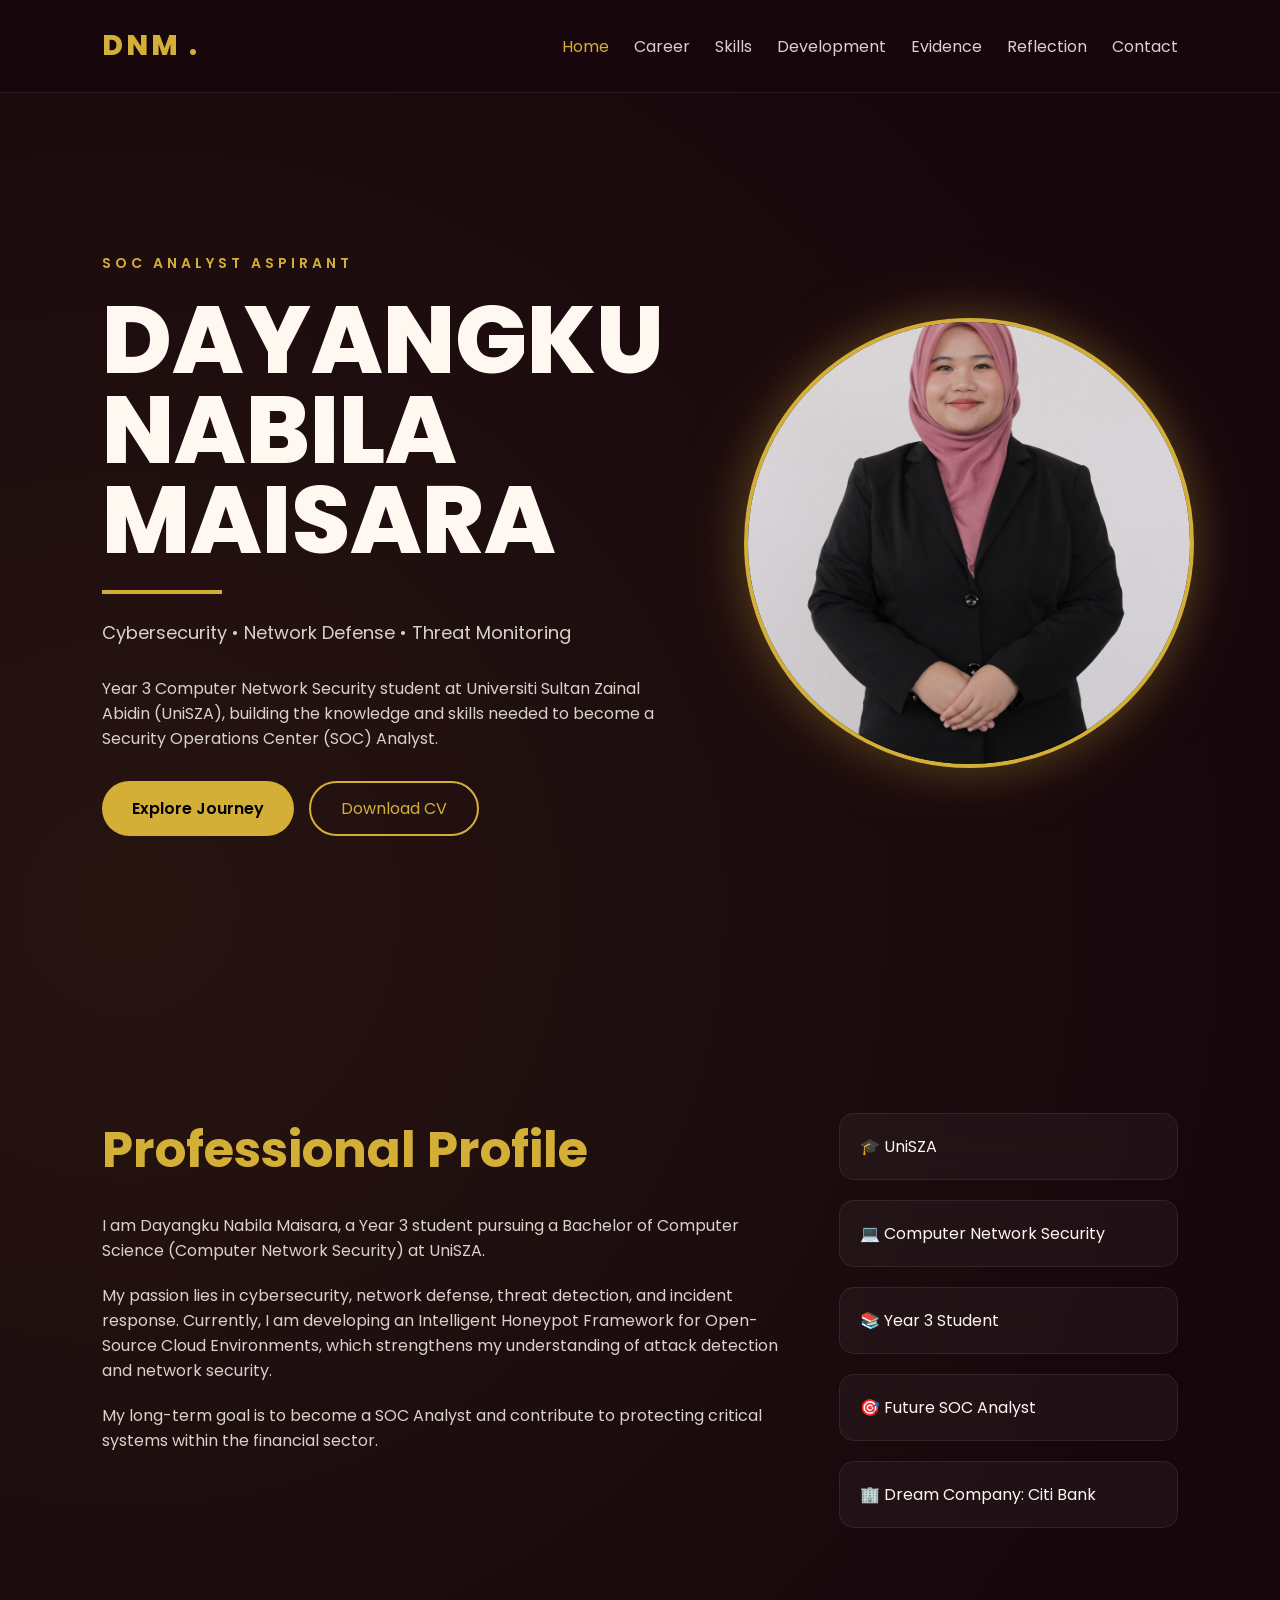
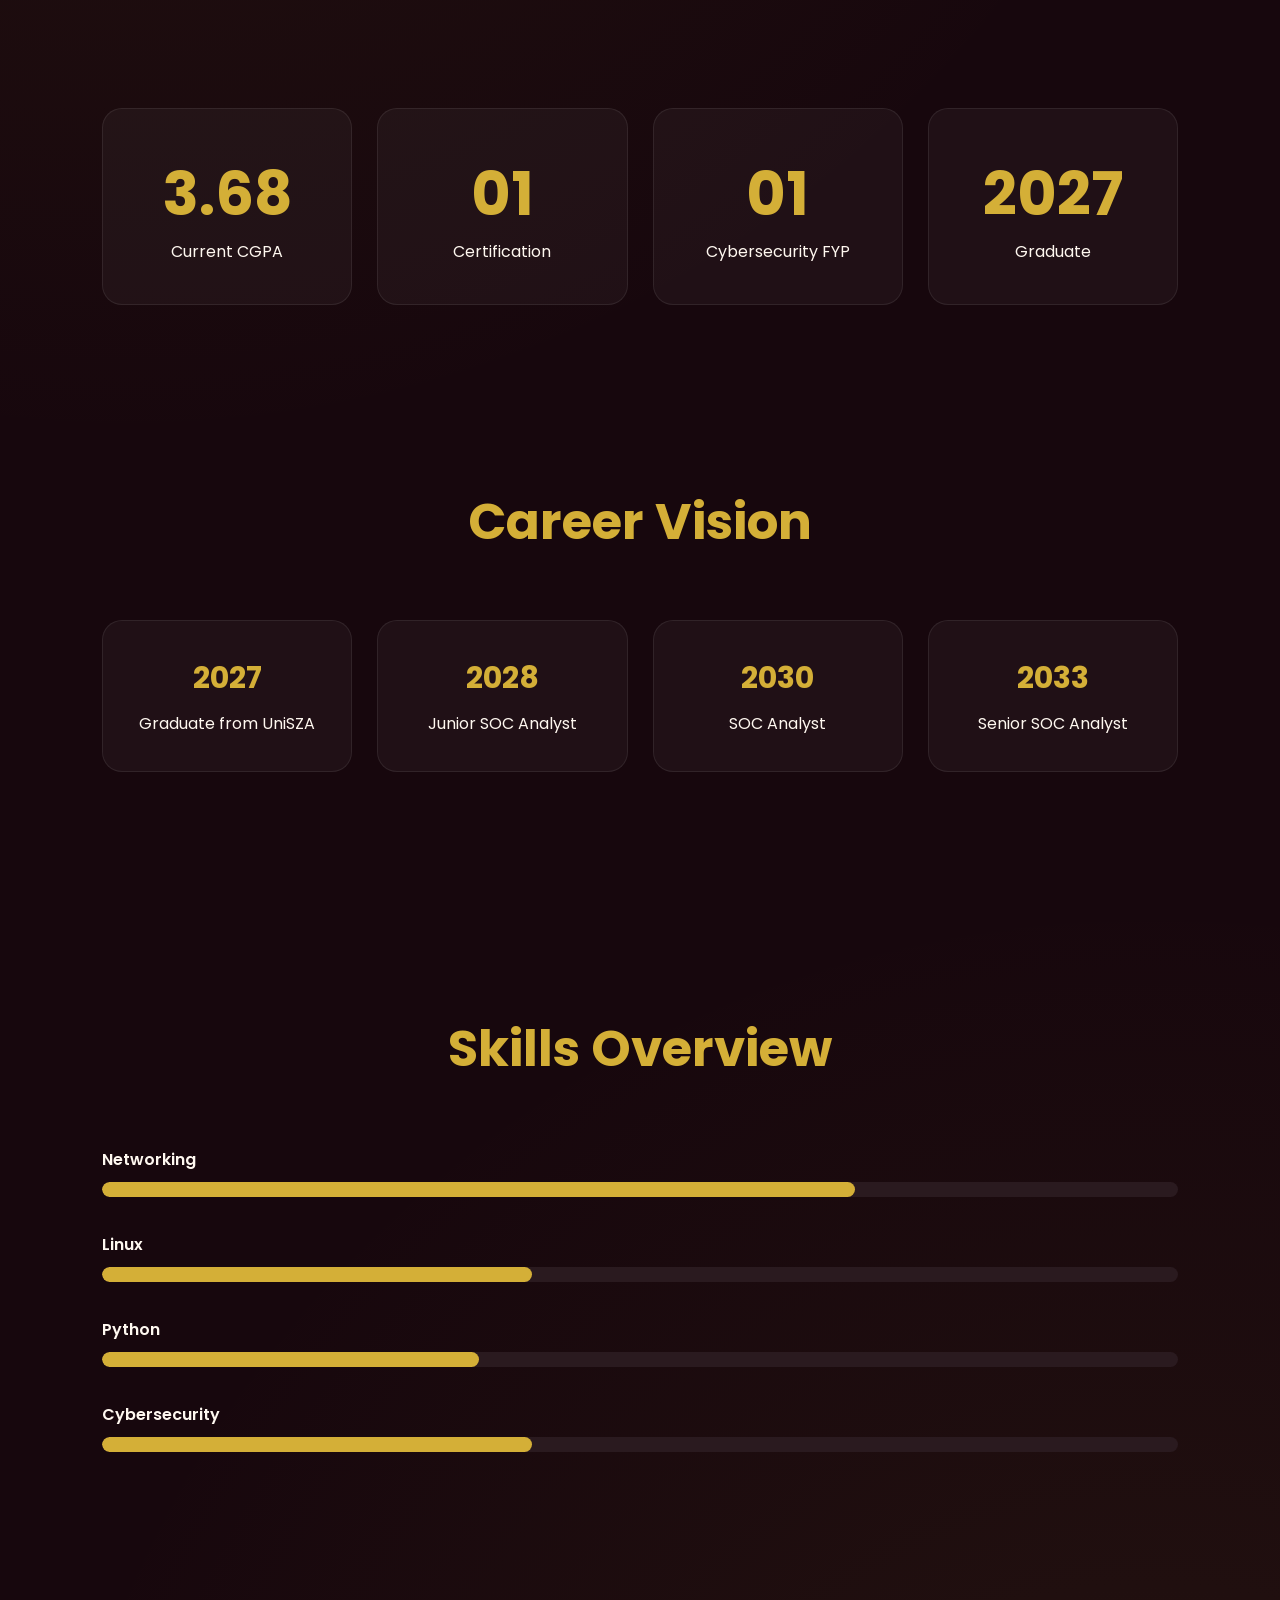
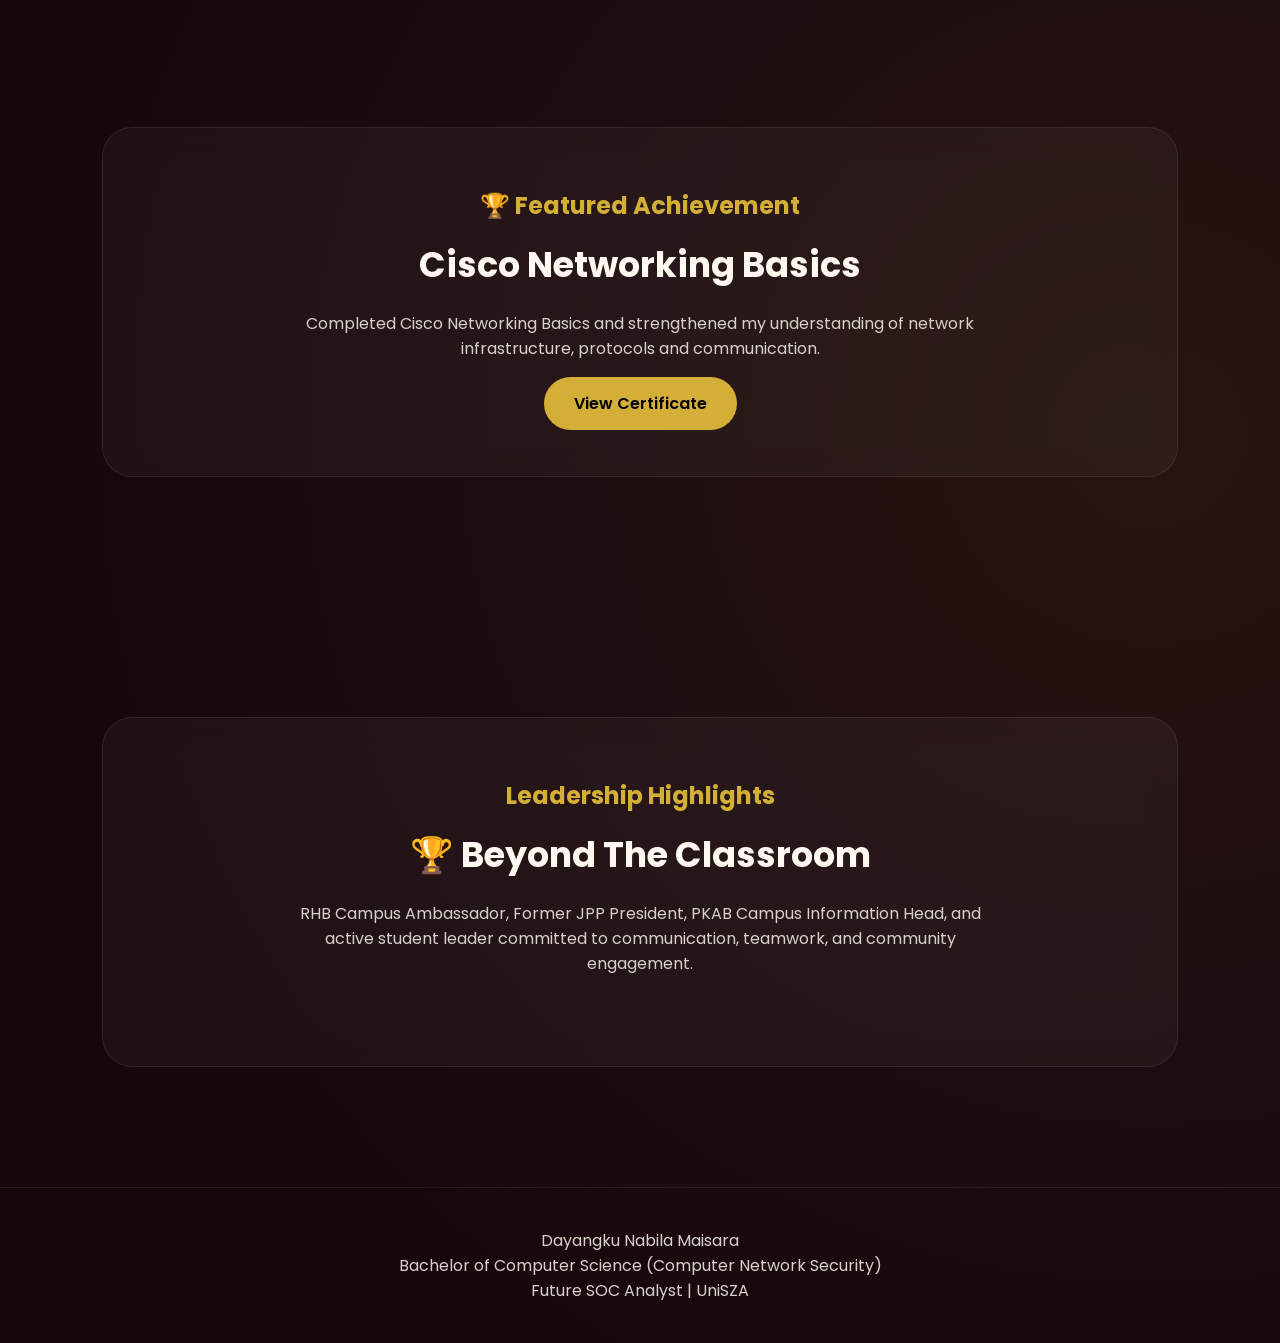
<file: index.html>
<!DOCTYPE html>
<html lang="en">

<head>

<meta charset="UTF-8">
<meta name="viewport" content="width=device-width, initial-scale=1.0">

<title>Dayangku Nabila Maisara | SOC Analyst Portfolio</title>

<link rel="stylesheet" href="style.css">

<link href="https://fonts.googleapis.com/css2?family=Poppins:wght@300;400;500;600;700;800&display=swap" rel="stylesheet">

</head>

<body>

<!-- NAVIGATION -->

<nav>

<div class="logo">
DNM .
</div>

<ul>
<li><a href="index.html" class="active">Home</a></li>
<li><a href="career.html">Career</a></li>
<li><a href="skills.html">Skills</a></li>
<li><a href="development.html">Development</a></li>
<li><a href="evidence.html">Evidence</a></li>
<li><a href="reflection.html">Reflection</a></li>
<li><a href="contact.html">Contact</a></li>
</ul>

</nav>

<!-- HERO -->

<section class="hero">

<div class="hero-content">

<span class="hero-tag">
SOC ANALYST ASPIRANT
</span>

<h1>
DAYANGKU<br>
NABILA<br>
MAISARA
</h1>

<div class="accent-line"></div>

<p class="hero-subtitle">
Cybersecurity • Network Defense • Threat Monitoring
</p>

<p>
Year 3 Computer Network Security student at
Universiti Sultan Zainal Abidin (UniSZA),
building the knowledge and skills needed
to become a Security Operations Center (SOC) Analyst.
</p>

<div class="hero-buttons">

<a href="career.html" class="btn">
Explore Journey
</a>

<a href="SOC_CV.pdf"
class="btn-secondary">
Download CV
</a>

</div>

</div>

<div class="hero-image">

<img src="profile.jpg" alt="Profile">

</div>

</section>

<!-- ABOUT -->

<section class="profile-section">

<div class="profile-left">

<h2>Professional Profile</h2>

<p>
I am Dayangku Nabila Maisara, a Year 3 student
pursuing a Bachelor of Computer Science
(Computer Network Security) at UniSZA.
</p>

<p>
My passion lies in cybersecurity,
network defense, threat detection,
and incident response.

Currently, I am developing an
Intelligent Honeypot Framework
for Open-Source Cloud Environments,
which strengthens my understanding
of attack detection and network security.
</p>

<p>
My long-term goal is to become
a SOC Analyst and contribute
to protecting critical systems
within the financial sector.
</p>

</div>

<div class="profile-right">

<div class="info-item">
🎓 UniSZA
</div>

<div class="info-item">
💻 Computer Network Security
</div>

<div class="info-item">
📚 Year 3 Student
</div>

<div class="info-item">
🎯 Future SOC Analyst
</div>

<div class="info-item">
🏢 Dream Company: Citi Bank
</div>

</div>

</section>

<!-- STATS -->

<section class="stats-section">

<div class="stat-box">
<h2>3.68</h2>
<p>Current CGPA</p>
</div>

<div class="stat-box">
<h2>01</h2>
<p>Certification</p>
</div>

<div class="stat-box">
<h2>01</h2>
<p>Cybersecurity FYP</p>
</div>

<div class="stat-box">
<h2>2027</h2>
<p>Graduate</p>
</div>

</section>

<!-- CAREER VISION -->

<section class="timeline-section">

<h2>Career Vision</h2>

<div class="timeline">

<div class="timeline-item">
<h3>2027</h3>
<p>Graduate from UniSZA</p>
</div>

<div class="timeline-item">
<h3>2028</h3>
<p>Junior SOC Analyst</p>
</div>

<div class="timeline-item">
<h3>2030</h3>
<p>SOC Analyst</p>
</div>

<div class="timeline-item">
<h3>2033</h3>
<p>Senior SOC Analyst</p>
</div>

</div>

</section>

<!-- SKILLS -->

<section class="skills-section">

<h2>Skills Overview</h2>

<div class="skill">

<span>Networking</span>

<div class="bar">
<div class="fill fill70"></div>
</div>

</div>

<div class="skill">

<span>Linux</span>

<div class="bar">
<div class="fill fill40"></div>
</div>

</div>

<div class="skill">

<span>Python</span>

<div class="bar">
<div class="fill fill35"></div>
</div>

</div>

<div class="skill">

<span>Cybersecurity</span>

<div class="bar">
<div class="fill fill40"></div>
</div>

</div>

</section>

<!-- FEATURED ACHIEVEMENT -->

<section class="achievement">

<div class="achievement-content">

<h2>🏆 Featured Achievement</h2>

<h3>Cisco Networking Basics</h3>

<p>
Completed Cisco Networking Basics
and strengthened my understanding
of network infrastructure,
protocols and communication.
</p>

<a href="evidence.html" class="btn">
View Certificate
</a>

</div>

</section>

<section class="achievement">

<div class="achievement-content">

<h2>Leadership Highlights</h2>

<h3>🏆 Beyond The Classroom</h3>

<p>
RHB Campus Ambassador,
Former JPP President,
PKAB Campus Information Head,
and active student leader committed
to communication, teamwork,
and community engagement.
</p>

</div>

</section>

<!-- FOOTER -->

<footer>

<p>
Dayangku Nabila Maisara
</p>

<p>
Bachelor of Computer Science (Computer Network Security)
</p>

<p>
Future SOC Analyst | UniSZA
</p>

</footer>

</body>
</html>
</file>
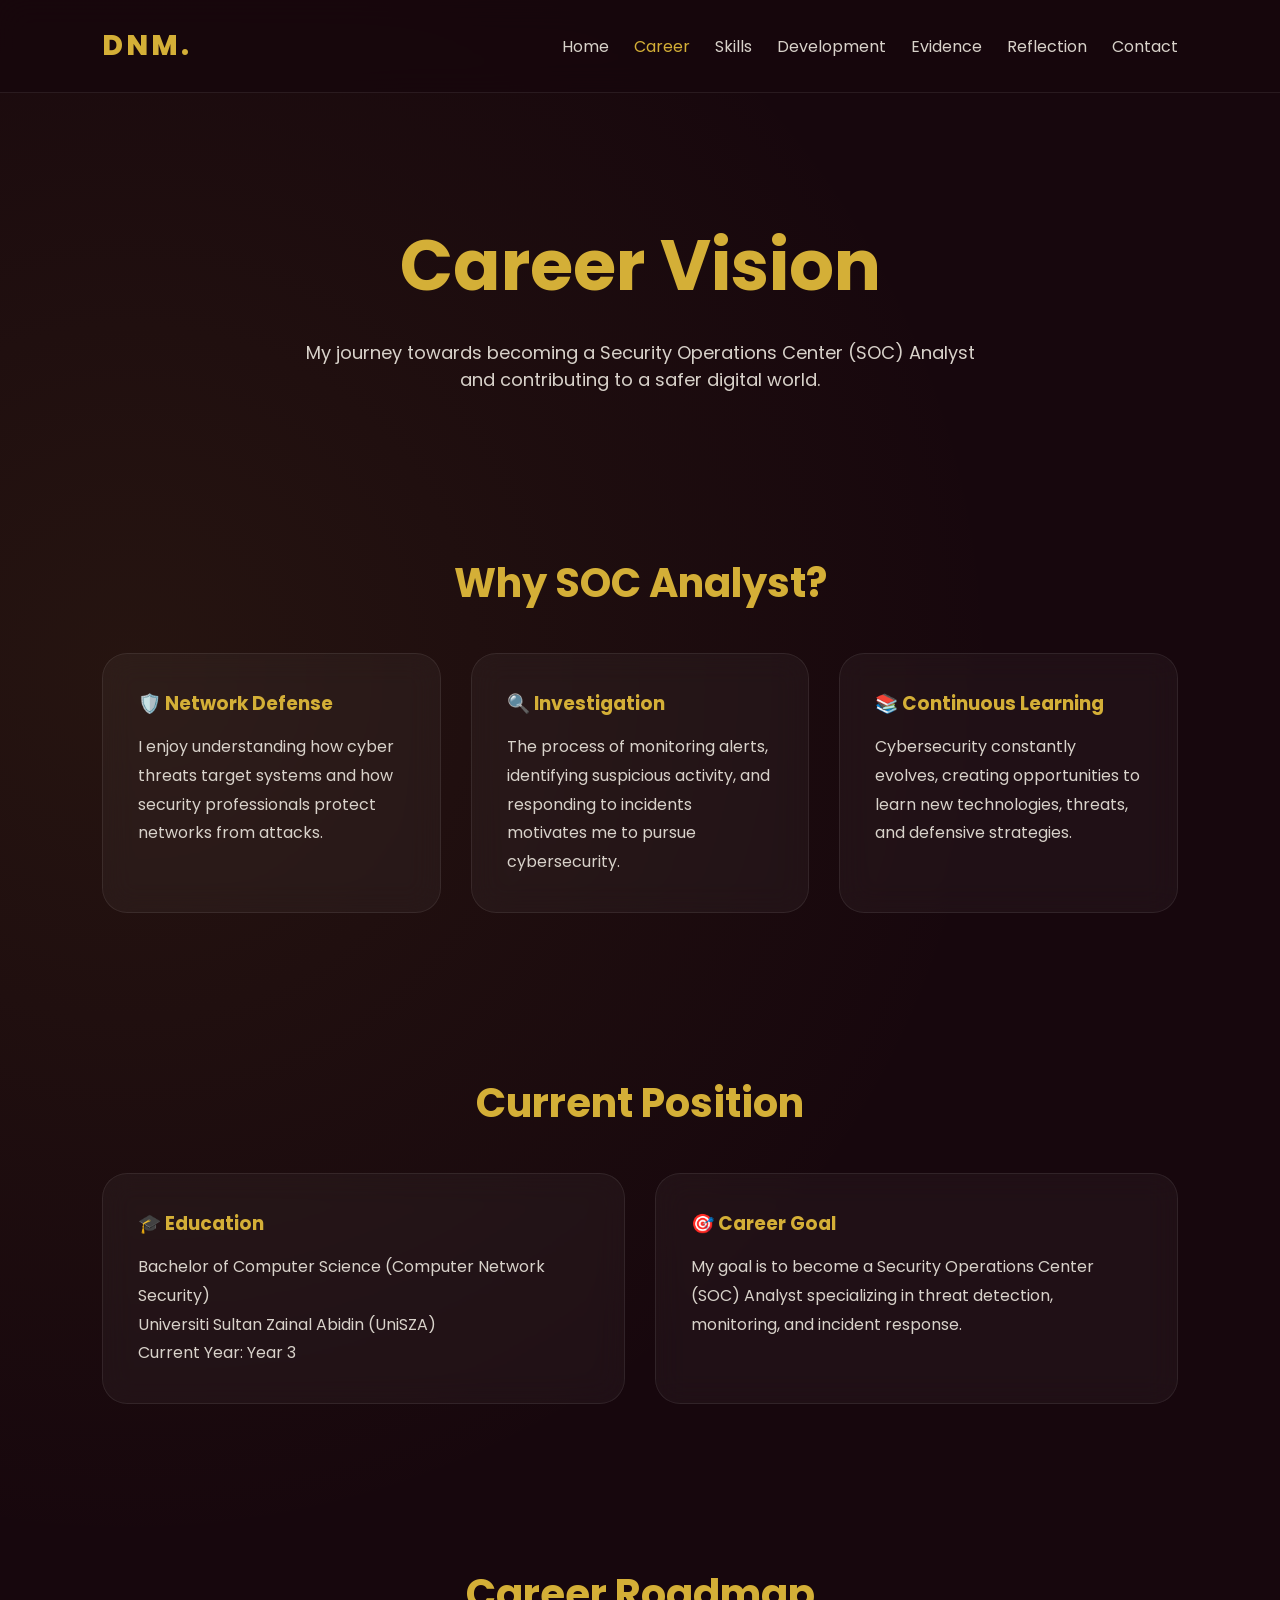
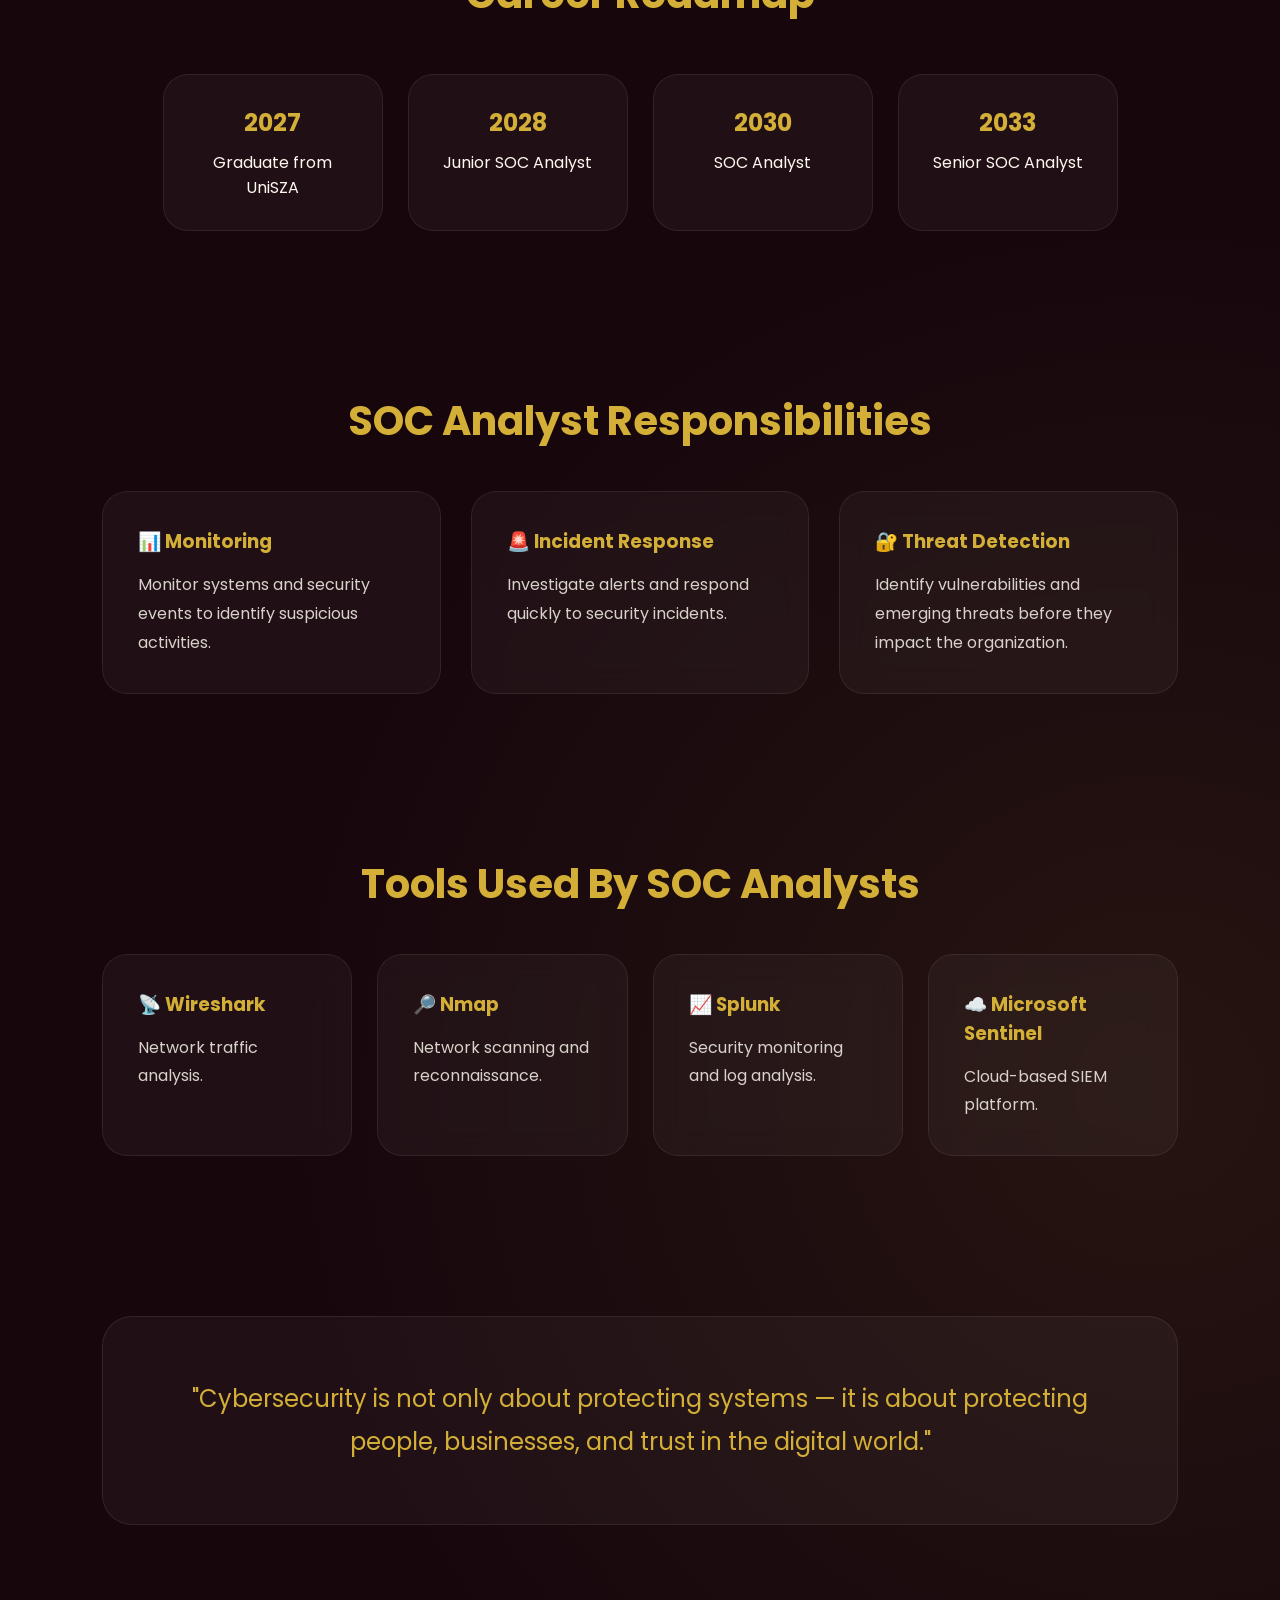
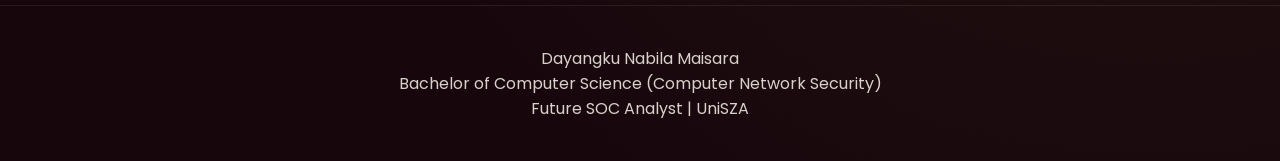
<file: career.html>
<!DOCTYPE html>
<html lang="en">

<head>

<meta charset="UTF-8">
<meta name="viewport" content="width=device-width, initial-scale=1.0">

<title>Career Vision | DNM</title>

<link rel="stylesheet" href="style.css">

</head>

<body>

<!-- NAVIGATION -->

<nav>

<div class="logo">
DNM.
</div>

<ul>
<li><a href="index.html">Home</a></li>
<li><a href="career.html" class="active">Career</a></li>
<li><a href="skills.html">Skills</a></li>
<li><a href="development.html">Development</a></li>
<li><a href="evidence.html">Evidence</a></li>
<li><a href="reflection.html">Reflection</a></li>
<li><a href="contact.html">Contact</a></li>
</ul>

</nav>

<!-- HERO -->

<section class="page-hero">

<h1>Career Vision</h1>

<p>
My journey towards becoming a Security Operations Center (SOC) Analyst and contributing to a safer digital world.
</p>

</section>

<!-- WHY SOC -->

<section class="section">

<h2 class="section-title">
Why SOC Analyst?
</h2>

<div class="grid-3">

<div class="glass-card">

<h3>🛡️ Network Defense</h3>

<p>
I enjoy understanding how cyber threats target systems and how security professionals protect networks from attacks.
</p>

</div>

<div class="glass-card">

<h3>🔍 Investigation</h3>

<p>
The process of monitoring alerts, identifying suspicious activity, and responding to incidents motivates me to pursue cybersecurity.
</p>

</div>

<div class="glass-card">

<h3>📚 Continuous Learning</h3>

<p>
Cybersecurity constantly evolves, creating opportunities to learn new technologies, threats, and defensive strategies.
</p>

</div>

</div>

</section>

<!-- CURRENT POSITION -->

<section class="section">

<h2 class="section-title">
Current Position
</h2>

<div class="grid-2">

<div class="glass-card">

<h3>🎓 Education</h3>

<p>
Bachelor of Computer Science (Computer Network Security)
</p>

<p>
Universiti Sultan Zainal Abidin (UniSZA)
</p>

<p>
Current Year: Year 3
</p>

</div>

<div class="glass-card">

<h3>🎯 Career Goal</h3>

<p>
My goal is to become a Security Operations Center (SOC) Analyst specializing in threat detection, monitoring, and incident response.
</p>

</div>

</div>

</section>

<!-- CAREER TIMELINE -->

<section class="section">

<h2 class="section-title">
Career Roadmap
</h2>

<div class="premium-timeline">

<div class="timeline-box">

<h2>2027</h2>

<p>
Graduate from UniSZA
</p>

</div>

<div class="timeline-box">

<h2>2028</h2>

<p>
Junior SOC Analyst
</p>

</div>

<div class="timeline-box">

<h2>2030</h2>

<p>
SOC Analyst
</p>

</div>

<div class="timeline-box">

<h2>2033</h2>

<p>
Senior SOC Analyst
</p>

</div>

</div>

</section>

<!-- RESPONSIBILITIES -->

<section class="section">

<h2 class="section-title">
SOC Analyst Responsibilities
</h2>

<div class="grid-3">

<div class="glass-card">

<h3>📊 Monitoring</h3>

<p>
Monitor systems and security events to identify suspicious activities.
</p>

</div>

<div class="glass-card">

<h3>🚨 Incident Response</h3>

<p>
Investigate alerts and respond quickly to security incidents.
</p>

</div>

<div class="glass-card">

<h3>🔐 Threat Detection</h3>

<p>
Identify vulnerabilities and emerging threats before they impact the organization.
</p>

</div>

</div>

</section>

<!-- TOOLS -->

<section class="section">

<h2 class="section-title">
Tools Used By SOC Analysts
</h2>

<div class="grid-4">

<div class="glass-card">
<h3>📡 Wireshark</h3>
<p>Network traffic analysis.</p>
</div>

<div class="glass-card">
<h3>🔎 Nmap</h3>
<p>Network scanning and reconnaissance.</p>
</div>

<div class="glass-card">
<h3>📈 Splunk</h3>
<p>Security monitoring and log analysis.</p>
</div>

<div class="glass-card">
<h3>☁️ Microsoft Sentinel</h3>
<p>Cloud-based SIEM platform.</p>
</div>

</div>

</section>

<!-- FUTURE IMPACT -->

<section class="section">

<div class="quote-box">

<p>
"Cybersecurity is not only about protecting systems — it is about protecting people, businesses, and trust in the digital world."
</p>

</div>

</section>

<footer>

<p>
Dayangku Nabila Maisara
</p>

<p>
Bachelor of Computer Science (Computer Network Security)
</p>

<p>
Future SOC Analyst | UniSZA
</p>

</footer>

</body>

</html>
</file>
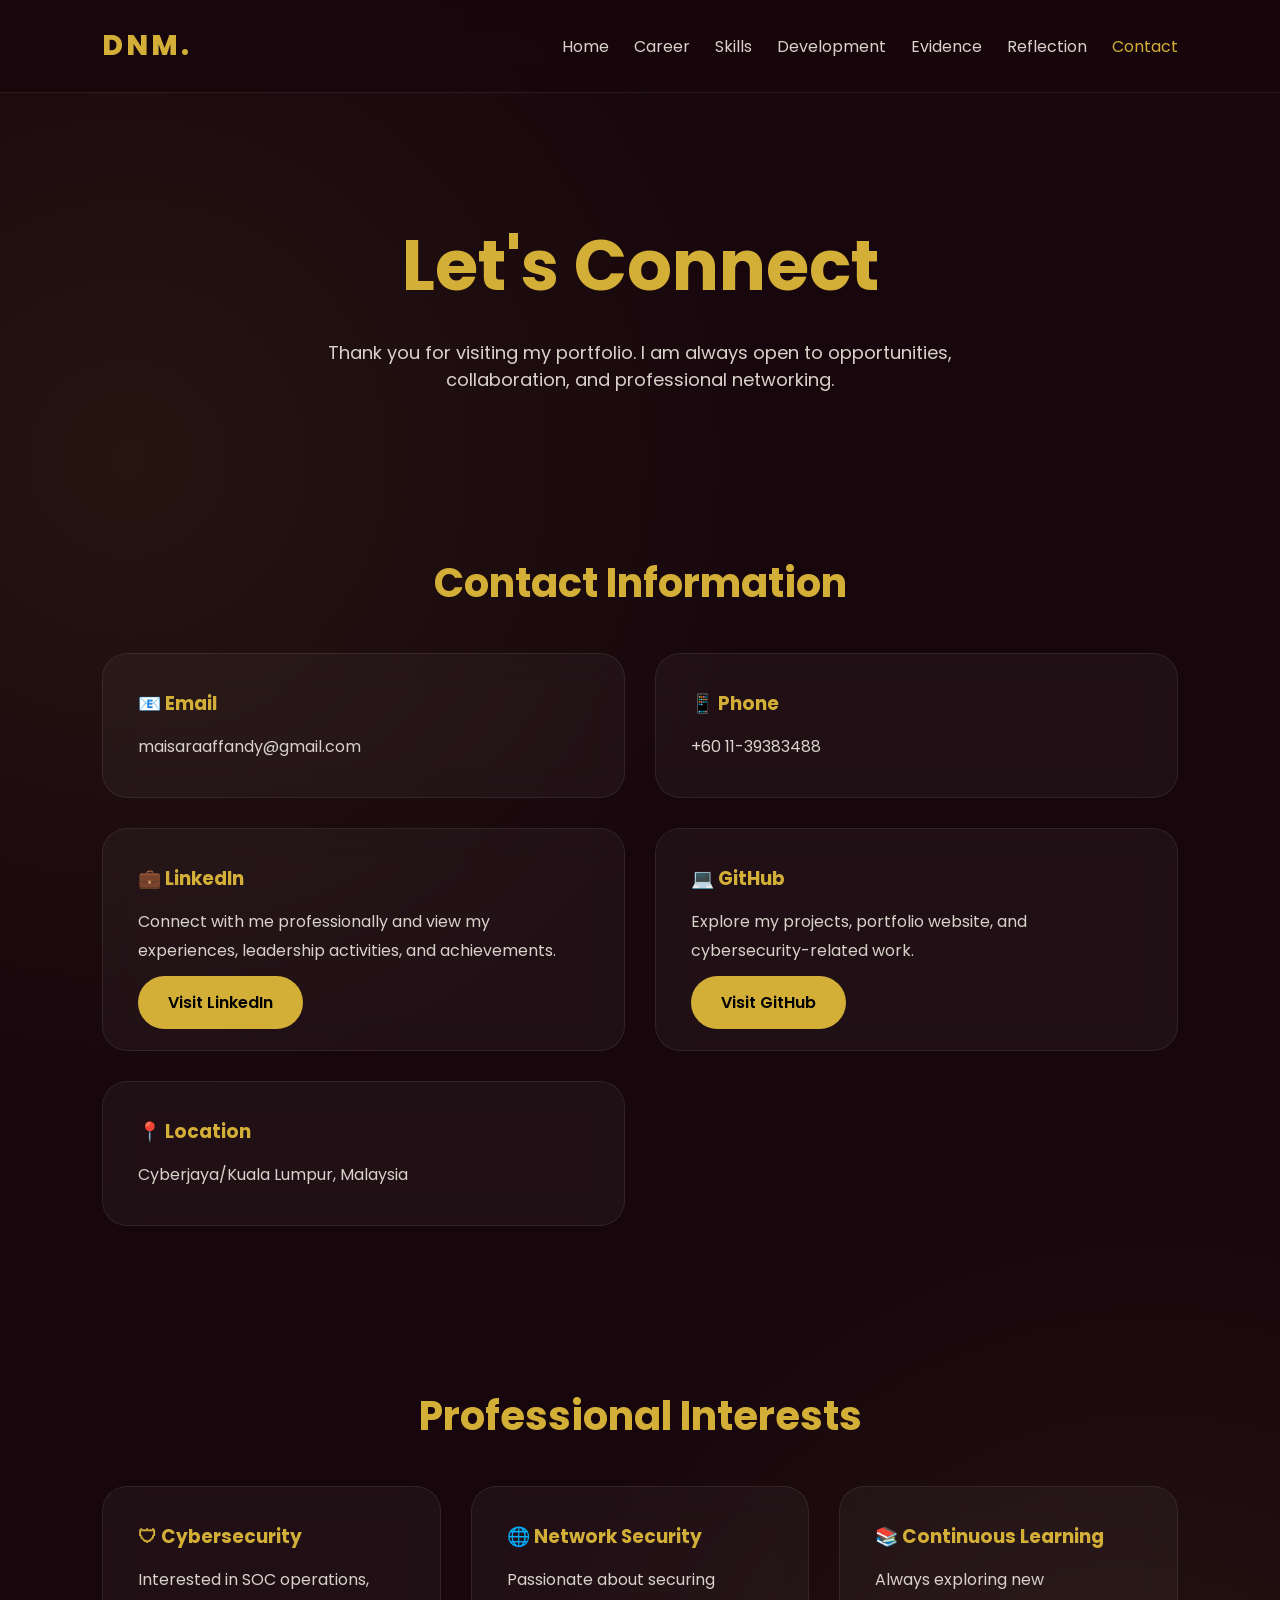
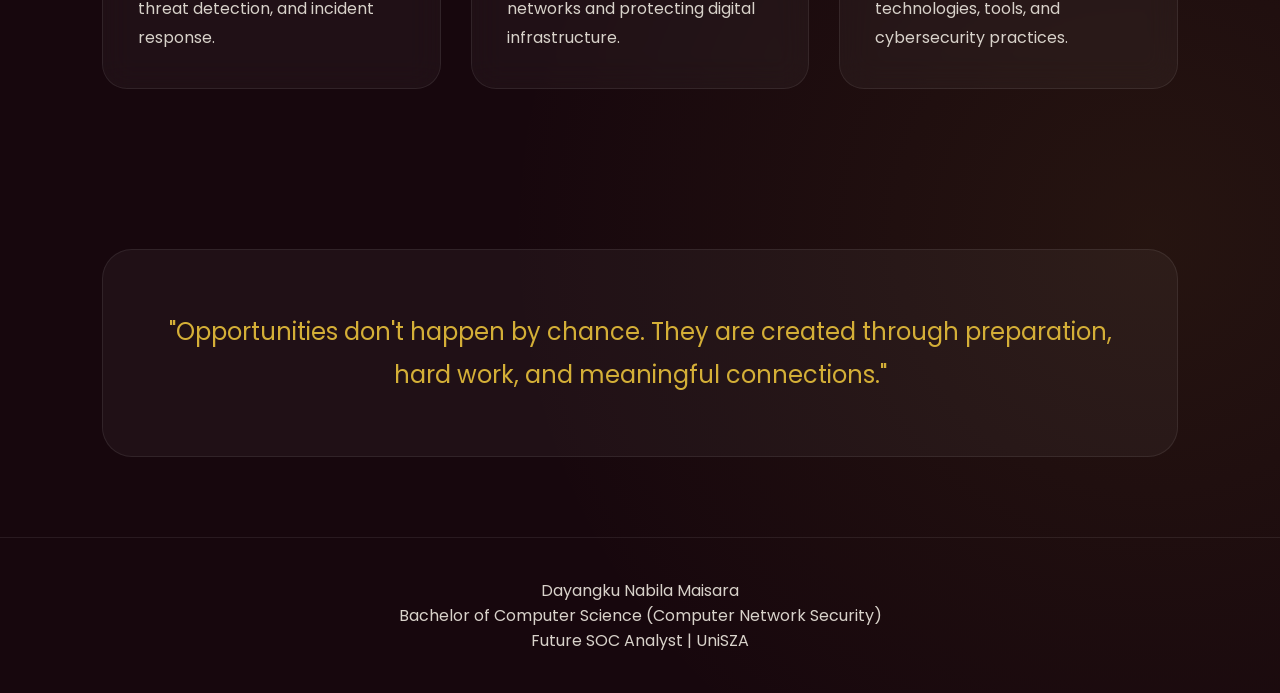
<file: contact.html>
<!DOCTYPE html>
<html lang="en">

<head>

<meta charset="UTF-8">
<meta name="viewport" content="width=device-width, initial-scale=1.0">

<title>Contact | DNM</title>

<link rel="stylesheet" href="style.css">

</head>

<body>

<nav>

<div class="logo">
DNM.
</div>

<ul>
<li><a href="index.html">Home</a></li>
<li><a href="career.html">Career</a></li>
<li><a href="skills.html">Skills</a></li>
<li><a href="development.html">Development</a></li>
<li><a href="evidence.html">Evidence</a></li>
<li><a href="reflection.html">Reflection</a></li>
<li><a href="contact.html" class="active">Contact</a></li>
</ul>

</nav>

<!-- HERO -->

<section class="page-hero">

<h1>Let's Connect</h1>

<p>
Thank you for visiting my portfolio.
I am always open to opportunities,
collaboration, and professional networking.
</p>

</section>

<!-- CONTACT INFO -->

<section class="section">

<h2 class="section-title">
Contact Information
</h2>

<div class="grid-2">

<div class="glass-card">

<h3>📧 Email</h3>

<p>
maisaraaffandy@gmail.com
</p>

</div>

<div class="glass-card">

<h3>📱 Phone</h3>

<p>
+60 11-39383488
</p>

</div>

<div class="glass-card">

<h3>💼 LinkedIn</h3>

<p>
Connect with me professionally and view my experiences,
leadership activities, and achievements.
</p>

<br>

<a href="https://www.linkedin.com/in/dayangku-nabila-maisara-51b24b3a9"
target="_blank"
class="btn">

Visit LinkedIn

</a>

</div>

<div class="glass-card">

<h3>💻 GitHub</h3>

<p>
Explore my projects, portfolio website, and cybersecurity-related work.
</p>

<br>

<a href="https://github.com/YOUR_GITHUB_USERNAME"
target="_blank"
class="btn">

Visit GitHub

</a>

</div>

<div class="glass-card">

<h3>📍 Location</h3>

<p>
Cyberjaya/Kuala Lumpur, Malaysia
</p>

</div>

</div>

</section>

<!-- PROFESSIONAL SUMMARY -->

<section class="section">

<h2 class="section-title">
Professional Interests
</h2>

<div class="grid-3">

<div class="glass-card">

<h3>🛡 Cybersecurity</h3>

<p>
Interested in SOC operations, threat detection, and incident response.
</p>

</div>

<div class="glass-card">

<h3>🌐 Network Security</h3>

<p>
Passionate about securing networks and protecting digital infrastructure.
</p>

</div>

<div class="glass-card">

<h3>📚 Continuous Learning</h3>

<p>
Always exploring new technologies, tools, and cybersecurity practices.
</p>

</div>

</div>

</section>

<!-- FINAL MESSAGE -->

<section class="section">

<div class="quote-box">

<p>
"Opportunities don't happen by chance.
They are created through preparation,
hard work, and meaningful connections."
</p>

</div>

</section>

<footer>

<p>
Dayangku Nabila Maisara
</p>

<p>
Bachelor of Computer Science (Computer Network Security)
</p>

<p>
Future SOC Analyst | UniSZA
</p>

</footer>

</body>

</html>
</file>
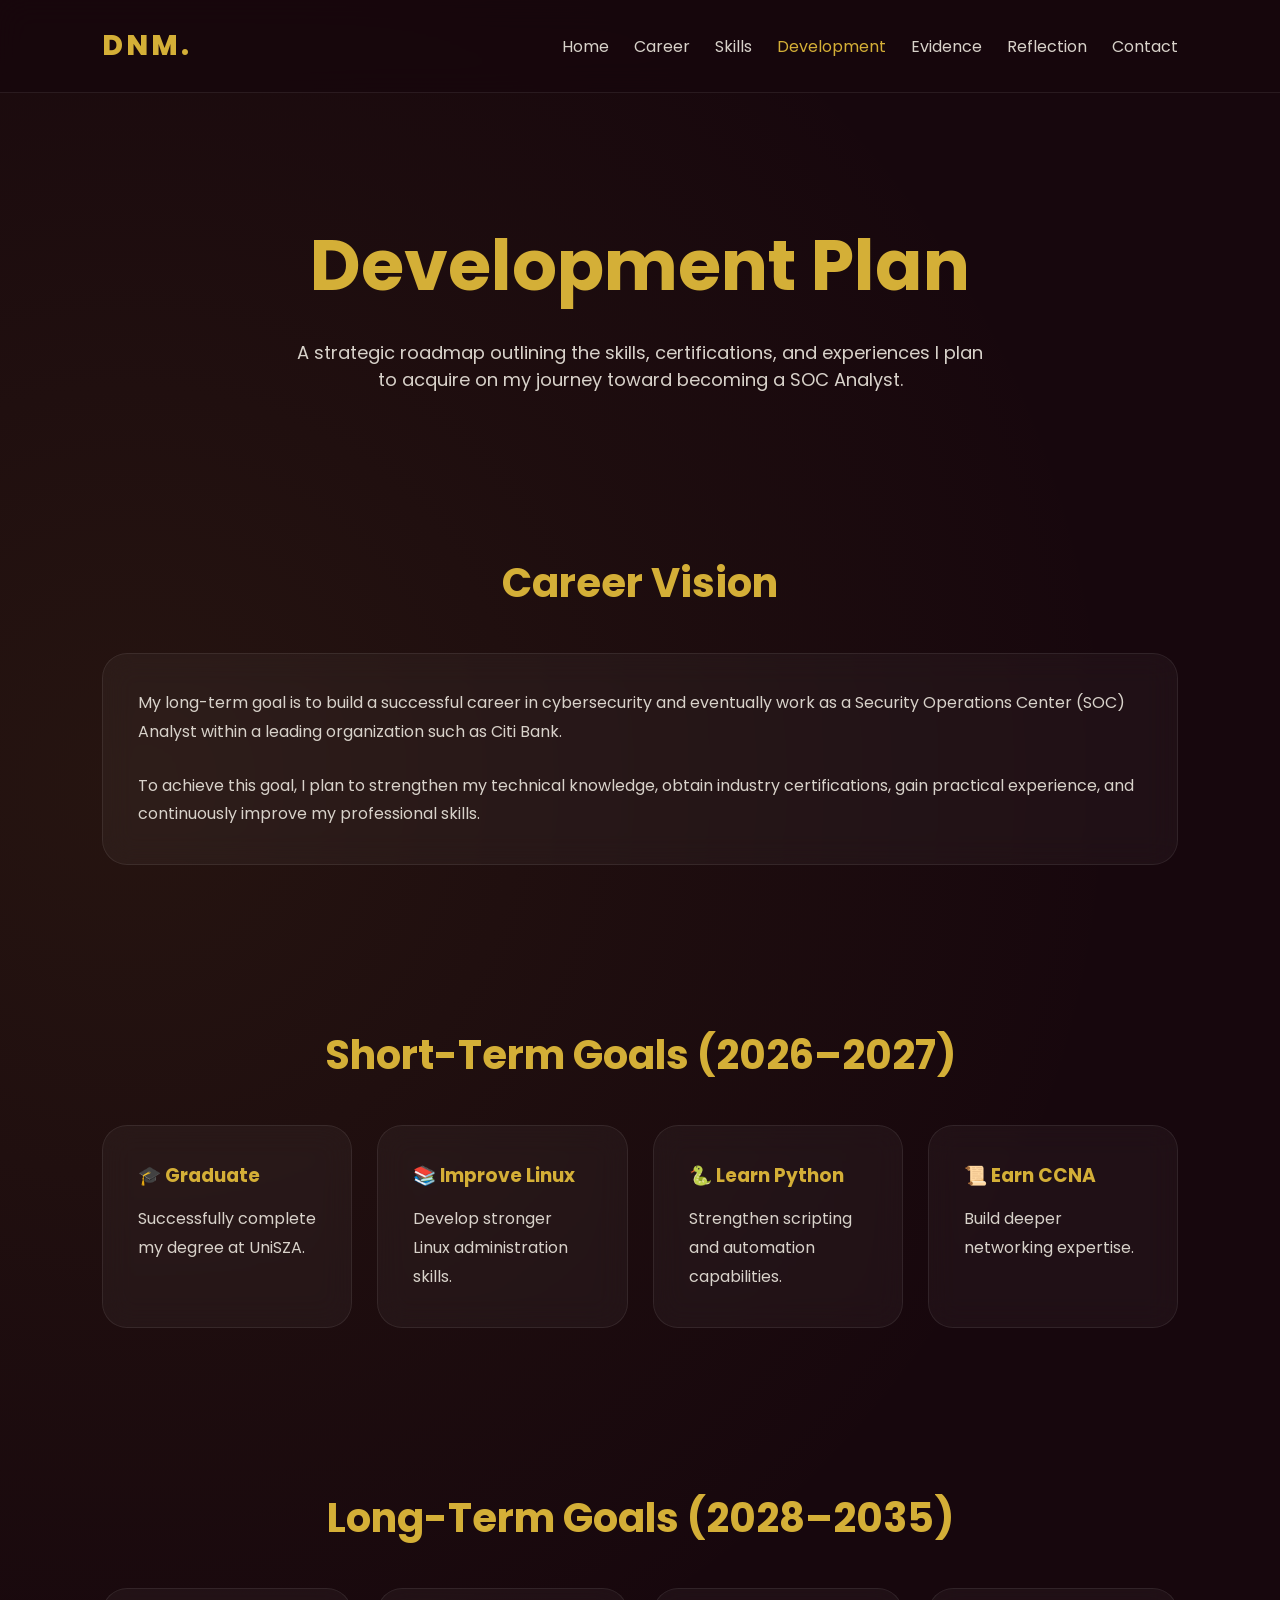
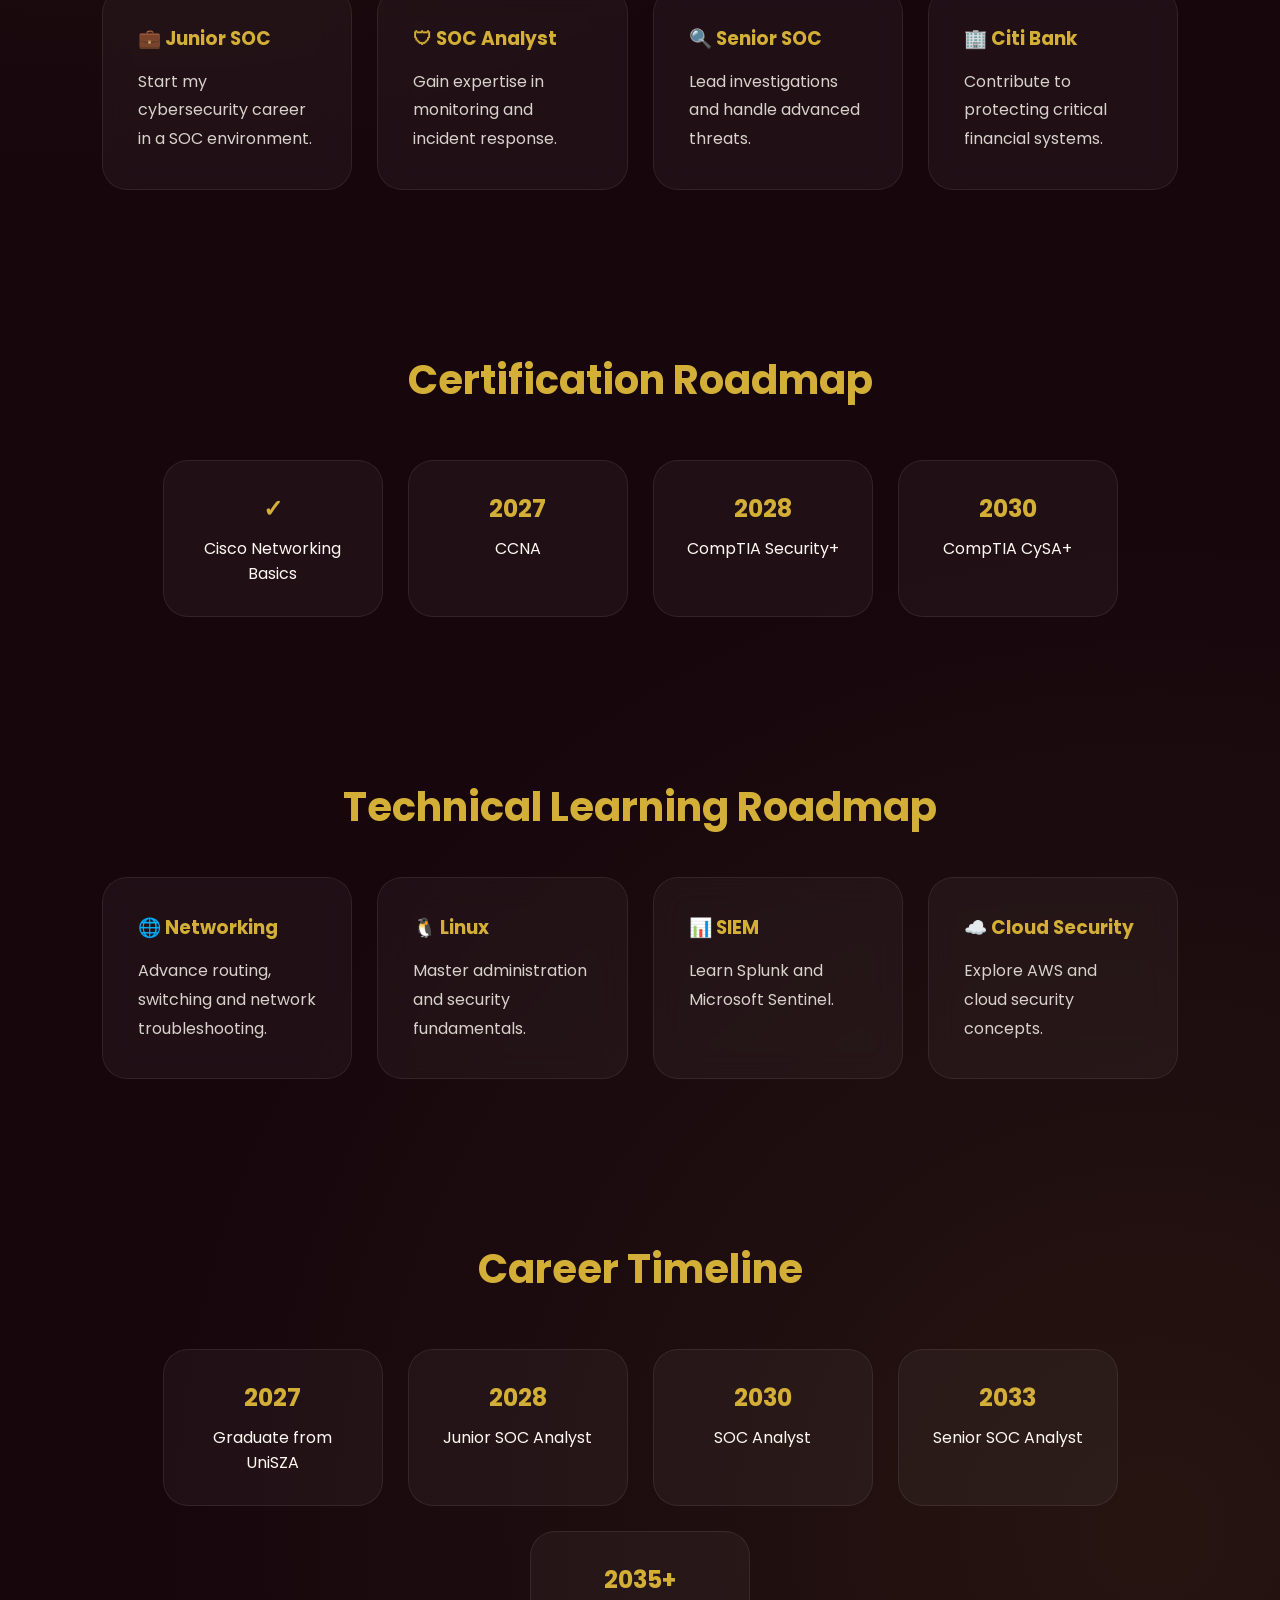
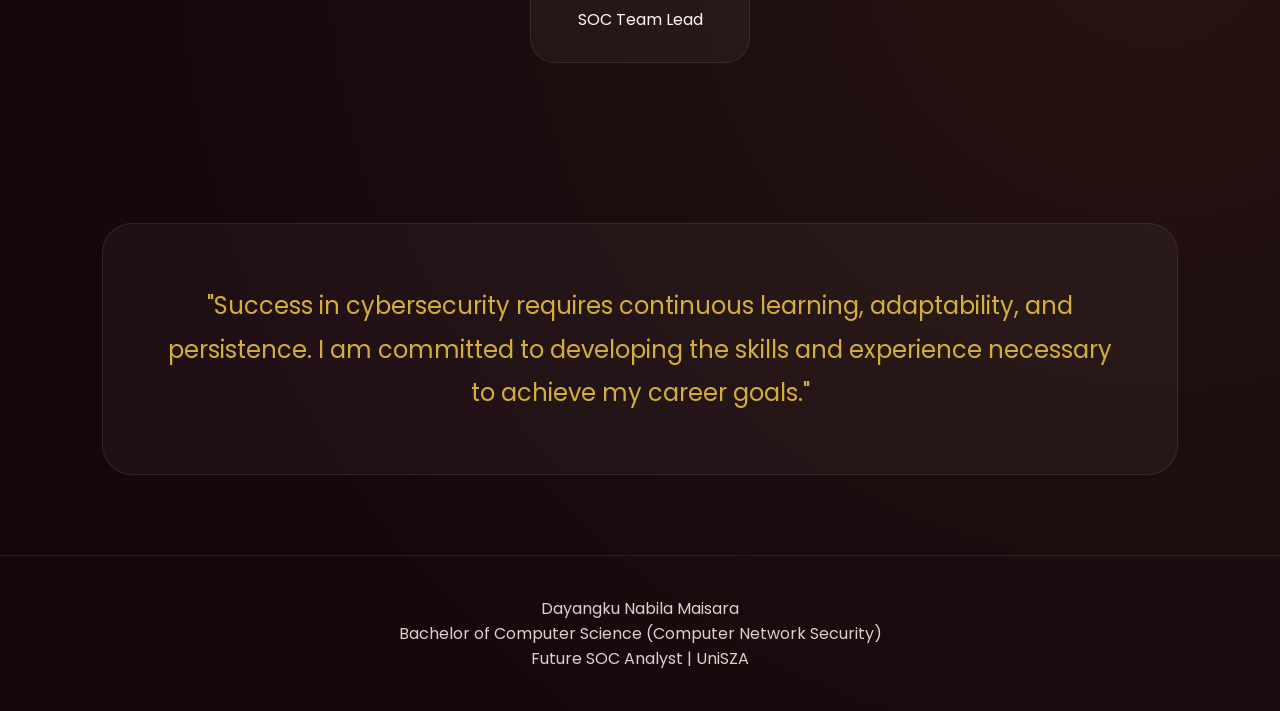
<file: development.html>
<!DOCTYPE html>
<html lang="en">

<head>

<meta charset="UTF-8">
<meta name="viewport" content="width=device-width, initial-scale=1.0">

<title>Development| DNM</title>

<link rel="stylesheet" href="style.css">

</head>

<body>

<nav>

<div class="logo">
DNM.
</div>

<ul>
<li><a href="index.html">Home</a></li>
<li><a href="career.html">Career</a></li>
<li><a href="skills.html">Skills</a></li>
<li><a href="development.html" class="active">Development</a></li>
<li><a href="evidence.html">Evidence</a></li>
<li><a href="reflection.html">Reflection</a></li>
<li><a href="contact.html">Contact</a></li>
</ul>

</nav>

<!-- HERO -->

<section class="page-hero">

<h1>Development Plan</h1>

<p>
A strategic roadmap outlining the skills, certifications, and experiences I plan to acquire on my journey toward becoming a SOC Analyst.
</p>

</section>

<!-- VISION -->

<section class="section">

<h2 class="section-title">
Career Vision
</h2>

<div class="glass-card">

<p>
My long-term goal is to build a successful career in cybersecurity and eventually work as a Security Operations Center (SOC) Analyst within a leading organization such as Citi Bank.
</p>

<br>

<p>
To achieve this goal, I plan to strengthen my technical knowledge, obtain industry certifications, gain practical experience, and continuously improve my professional skills.
</p>

</div>

</section>

<!-- SHORT TERM -->

<section class="section">

<h2 class="section-title">
Short-Term Goals (2026–2027)
</h2>

<div class="grid-4">

<div class="glass-card">

<h3>🎓 Graduate</h3>

<p>
Successfully complete my degree at UniSZA.
</p>

</div>

<div class="glass-card">

<h3>📚 Improve Linux</h3>

<p>
Develop stronger Linux administration skills.
</p>

</div>

<div class="glass-card">

<h3>🐍 Learn Python</h3>

<p>
Strengthen scripting and automation capabilities.
</p>

</div>

<div class="glass-card">

<h3>📜 Earn CCNA</h3>

<p>
Build deeper networking expertise.
</p>

</div>

</div>

</section>

<!-- LONG TERM -->

<section class="section">

<h2 class="section-title">
Long-Term Goals (2028–2035)
</h2>

<div class="grid-4">

<div class="glass-card">

<h3>💼 Junior SOC</h3>

<p>
Start my cybersecurity career in a SOC environment.
</p>

</div>

<div class="glass-card">

<h3>🛡 SOC Analyst</h3>

<p>
Gain expertise in monitoring and incident response.
</p>

</div>

<div class="glass-card">

<h3>🔍 Senior SOC</h3>

<p>
Lead investigations and handle advanced threats.
</p>

</div>

<div class="glass-card">

<h3>🏢 Citi Bank</h3>

<p>
Contribute to protecting critical financial systems.
</p>

</div>

</div>

</section>

<!-- CERTIFICATION ROADMAP -->

<section class="section">

<h2 class="section-title">
Certification Roadmap
</h2>

<div class="premium-timeline">

<div class="timeline-box">

<h2>✓</h2>

<p>
Cisco Networking Basics
</p>

</div>

<div class="timeline-box">

<h2>2027</h2>

<p>
CCNA
</p>

</div>

<div class="timeline-box">

<h2>2028</h2>

<p>
CompTIA Security+
</p>

</div>

<div class="timeline-box">

<h2>2030</h2>

<p>
CompTIA CySA+
</p>

</div>

</div>

</section>

<!-- LEARNING ROADMAP -->

<section class="section">

<h2 class="section-title">
Technical Learning Roadmap
</h2>

<div class="grid-4">

<div class="glass-card">

<h3>🌐 Networking</h3>

<p>
Advance routing, switching and network troubleshooting.
</p>

</div>

<div class="glass-card">

<h3>🐧 Linux</h3>

<p>
Master administration and security fundamentals.
</p>

</div>

<div class="glass-card">

<h3>📊 SIEM</h3>

<p>
Learn Splunk and Microsoft Sentinel.
</p>

</div>

<div class="glass-card">

<h3>☁️ Cloud Security</h3>

<p>
Explore AWS and cloud security concepts.
</p>

</div>

</div>

</section>

<!-- TIMELINE -->

<section class="section">

<h2 class="section-title">
Career Timeline
</h2>

<div class="premium-timeline">

<div class="timeline-box">

<h2>2027</h2>

<p>
Graduate from UniSZA
</p>

</div>

<div class="timeline-box">

<h2>2028</h2>

<p>
Junior SOC Analyst
</p>

</div>

<div class="timeline-box">

<h2>2030</h2>

<p>
SOC Analyst
</p>

</div>

<div class="timeline-box">

<h2>2033</h2>

<p>
Senior SOC Analyst
</p>

</div>

<div class="timeline-box">

<h2>2035+</h2>

<p>
SOC Team Lead
</p>

</div>

</div>

</section>

<!-- COMMITMENT -->

<section class="section">

<div class="quote-box">

<p>
"Success in cybersecurity requires continuous learning, adaptability, and persistence. I am committed to developing the skills and experience necessary to achieve my career goals."
</p>

</div>

</section>

<footer>

<p>
Dayangku Nabila Maisara
</p>

<p>
Bachelor of Computer Science (Computer Network Security)
</p>

<p>
Future SOC Analyst | UniSZA
</p>

</footer>

</body>

</html>
</file>
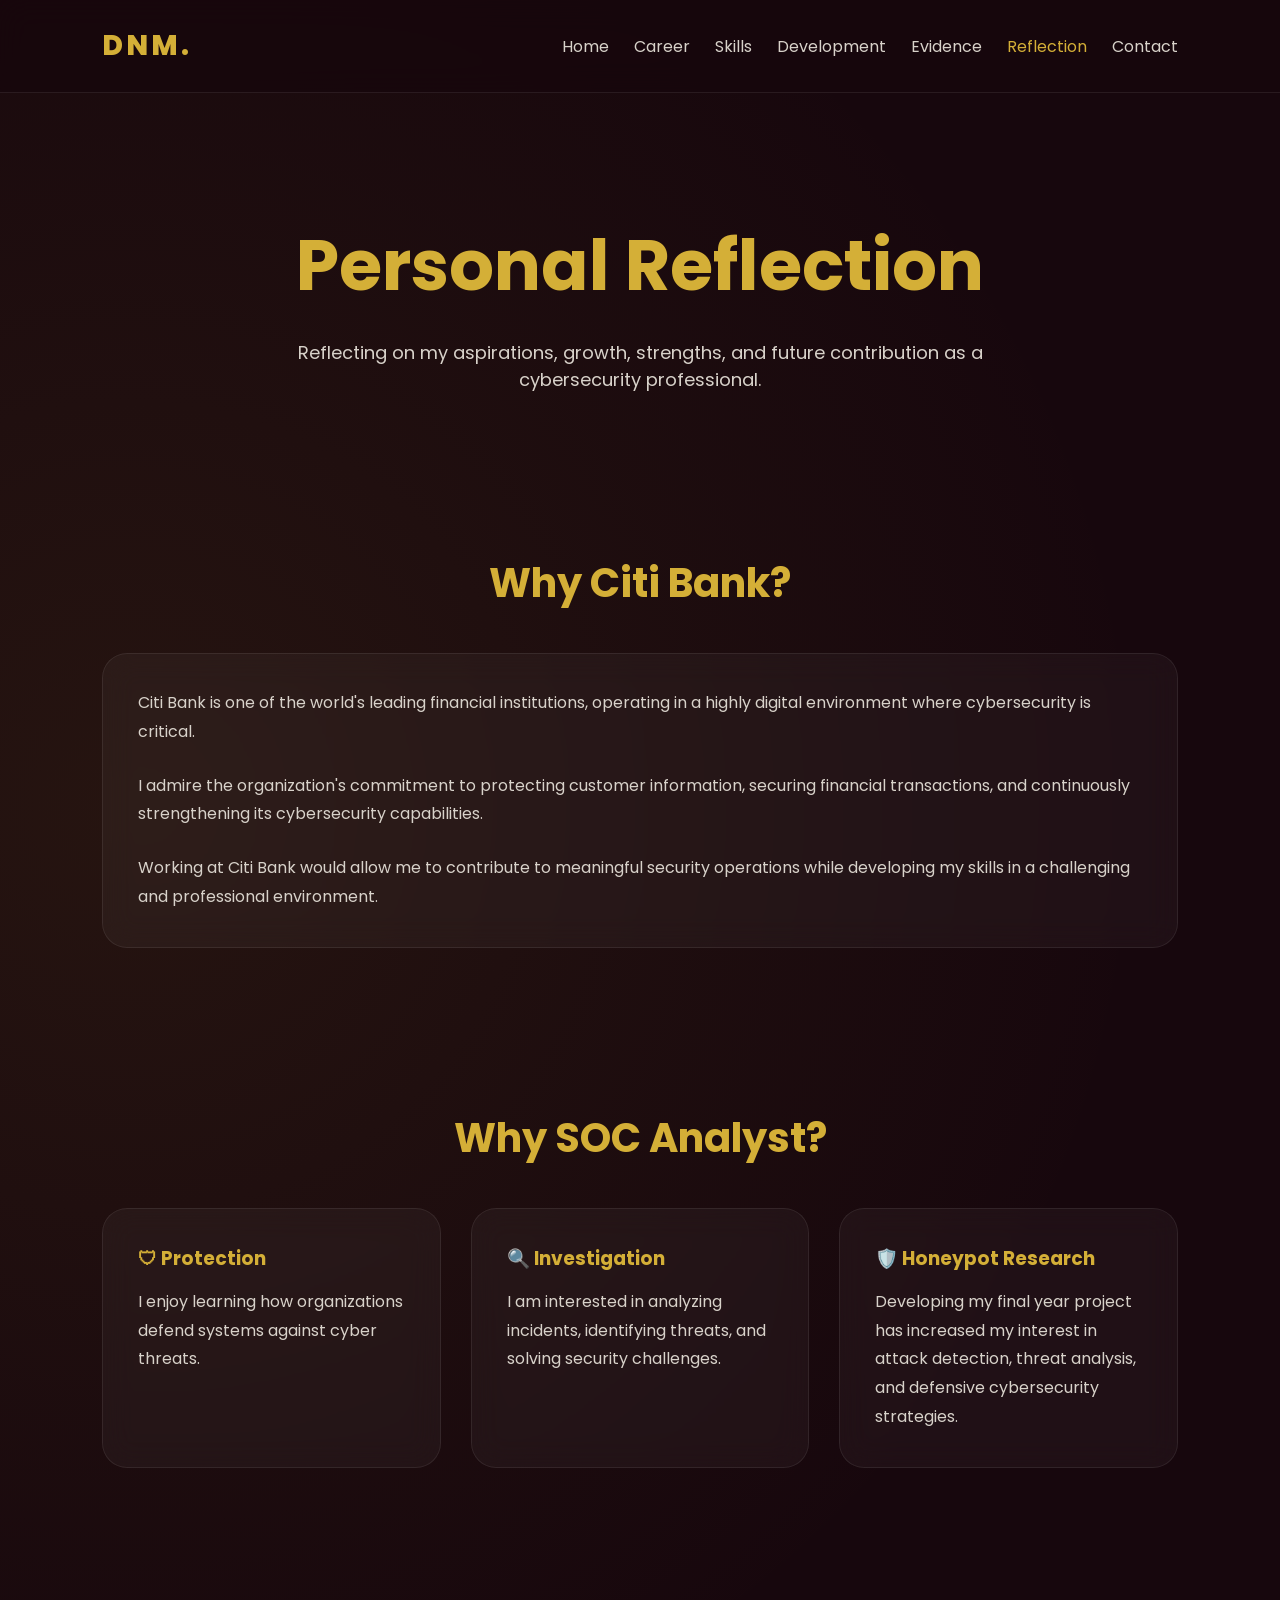
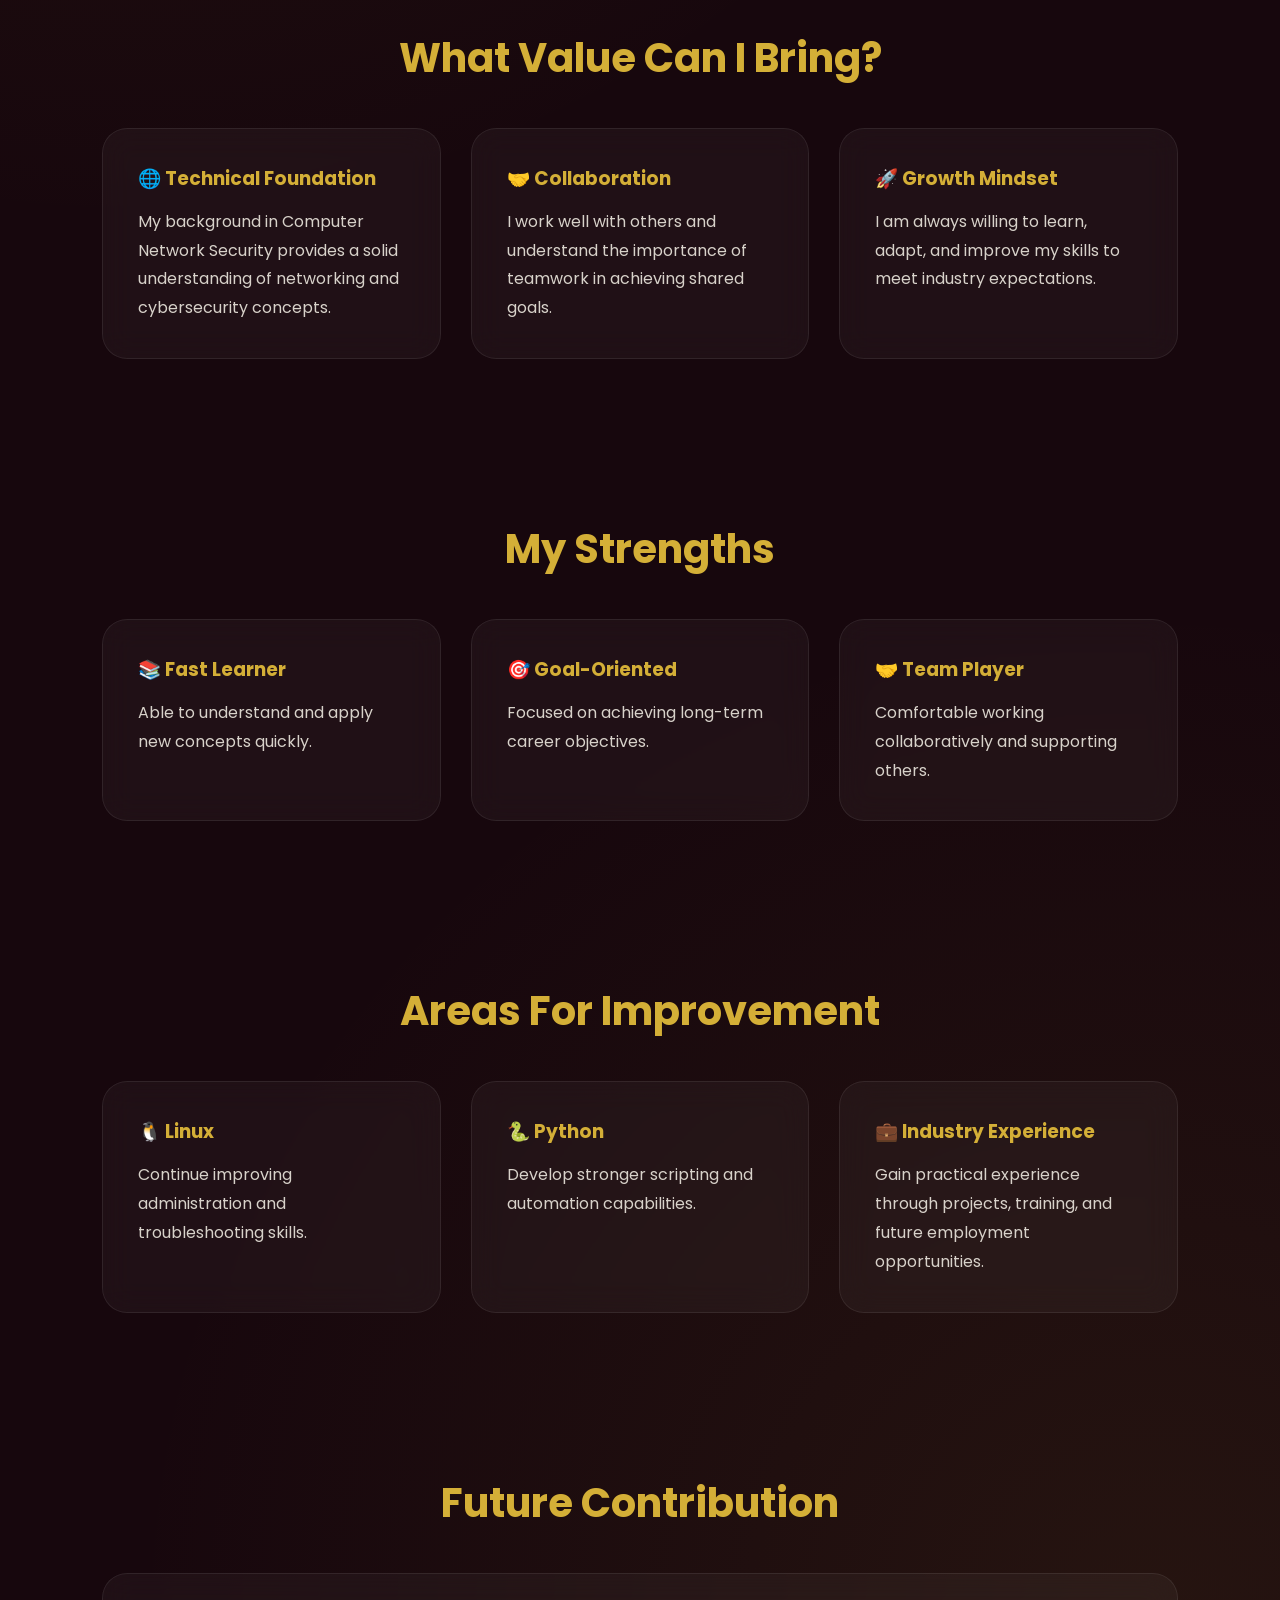
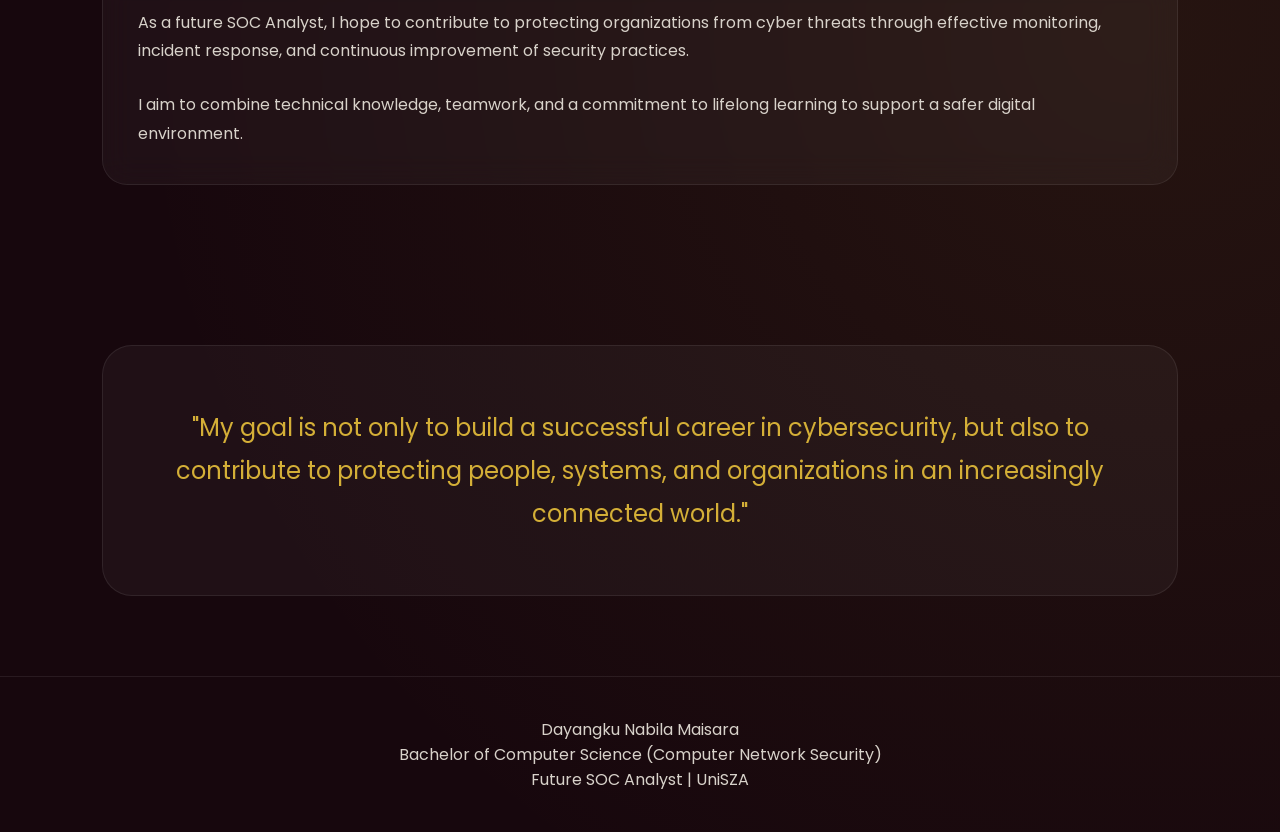
<file: reflection.html>
<!DOCTYPE html>
<html lang="en">

<head>

<meta charset="UTF-8">
<meta name="viewport" content="width=device-width, initial-scale=1.0">

<title>Reflection | DNM</title>

<link rel="stylesheet" href="style.css">

</head>

<body>

<nav>

<div class="logo">
DNM.
</div>

<ul>
<li><a href="index.html">Home</a></li>
<li><a href="career.html">Career</a></li>
<li><a href="skills.html">Skills</a></li>
<li><a href="development.html">Development</a></li>
<li><a href="evidence.html">Evidence</a></li>
<li><a href="reflection.html" class="active">Reflection</a></li>
<li><a href="contact.html">Contact</a></li>
</ul>

</nav>

<!-- HERO -->

<section class="page-hero">

<h1>Personal Reflection</h1>

<p>
Reflecting on my aspirations, growth, strengths, and future contribution as a cybersecurity professional.
</p>

</section>

<!-- WHY CITI -->

<section class="section">

<h2 class="section-title">
Why Citi Bank?
</h2>

<div class="glass-card">

<p>
Citi Bank is one of the world's leading financial institutions, operating in a highly digital environment where cybersecurity is critical.
</p>

<br>

<p>
I admire the organization's commitment to protecting customer information, securing financial transactions, and continuously strengthening its cybersecurity capabilities.
</p>

<br>

<p>
Working at Citi Bank would allow me to contribute to meaningful security operations while developing my skills in a challenging and professional environment.
</p>

</div>

</section>

<!-- WHY SOC -->

<section class="section">

<h2 class="section-title">
Why SOC Analyst?
</h2>

<div class="grid-3">

<div class="glass-card">

<h3>🛡 Protection</h3>

<p>
I enjoy learning how organizations defend systems against cyber threats.
</p>

</div>

<div class="glass-card">

<h3>🔍 Investigation</h3>

<p>
I am interested in analyzing incidents, identifying threats, and solving security challenges.
</p>

</div>

<div class="glass-card">

<h3>🛡️ Honeypot Research</h3>

<p>
Developing my final year project
has increased my interest in
attack detection, threat analysis,
and defensive cybersecurity strategies.
</p>

</div>

</div>

</section>

<!-- VALUE -->

<section class="section">

<h2 class="section-title">
What Value Can I Bring?
</h2>

<div class="grid-3">

<div class="glass-card">

<h3>🌐 Technical Foundation</h3>

<p>
My background in Computer Network Security provides a solid understanding of networking and cybersecurity concepts.
</p>

</div>

<div class="glass-card">

<h3>🤝 Collaboration</h3>

<p>
I work well with others and understand the importance of teamwork in achieving shared goals.
</p>

</div>

<div class="glass-card">

<h3>🚀 Growth Mindset</h3>

<p>
I am always willing to learn, adapt, and improve my skills to meet industry expectations.
</p>

</div>

</div>

</section>

<!-- STRENGTHS -->

<section class="section">

<h2 class="section-title">
My Strengths
</h2>

<div class="grid-3">

<div class="glass-card">

<h3>📚 Fast Learner</h3>

<p>
Able to understand and apply new concepts quickly.
</p>

</div>

<div class="glass-card">

<h3>🎯 Goal-Oriented</h3>

<p>
Focused on achieving long-term career objectives.
</p>

</div>

<div class="glass-card">

<h3>🤝 Team Player</h3>

<p>
Comfortable working collaboratively and supporting others.
</p>

</div>

</div>

</section>

<!-- IMPROVEMENT -->

<section class="section">

<h2 class="section-title">
Areas For Improvement
</h2>

<div class="grid-3">

<div class="glass-card">

<h3>🐧 Linux</h3>

<p>
Continue improving administration and troubleshooting skills.
</p>

</div>

<div class="glass-card">

<h3>🐍 Python</h3>

<p>
Develop stronger scripting and automation capabilities.
</p>

</div>

<div class="glass-card">

<h3>💼 Industry Experience</h3>

<p>
Gain practical experience through projects, training, and future employment opportunities.
</p>

</div>

</div>

</section>

<!-- FUTURE CONTRIBUTION -->

<section class="section">

<h2 class="section-title">
Future Contribution
</h2>

<div class="glass-card">

<p>
As a future SOC Analyst, I hope to contribute to protecting organizations from cyber threats through effective monitoring, incident response, and continuous improvement of security practices.
</p>

<br>

<p>
I aim to combine technical knowledge, teamwork, and a commitment to lifelong learning to support a safer digital environment.
</p>

</div>

</section>

<!-- FINAL MESSAGE -->

<section class="section">

<div class="quote-box">

<p>
"My goal is not only to build a successful career in cybersecurity, but also to contribute to protecting people, systems, and organizations in an increasingly connected world."
</p>

</div>

</section>

<footer>

<p>
Dayangku Nabila Maisara
</p>

<p>
Bachelor of Computer Science (Computer Network Security)
</p>

<p>
Future SOC Analyst | UniSZA
</p>

</footer>

</body>

</html>
</file>
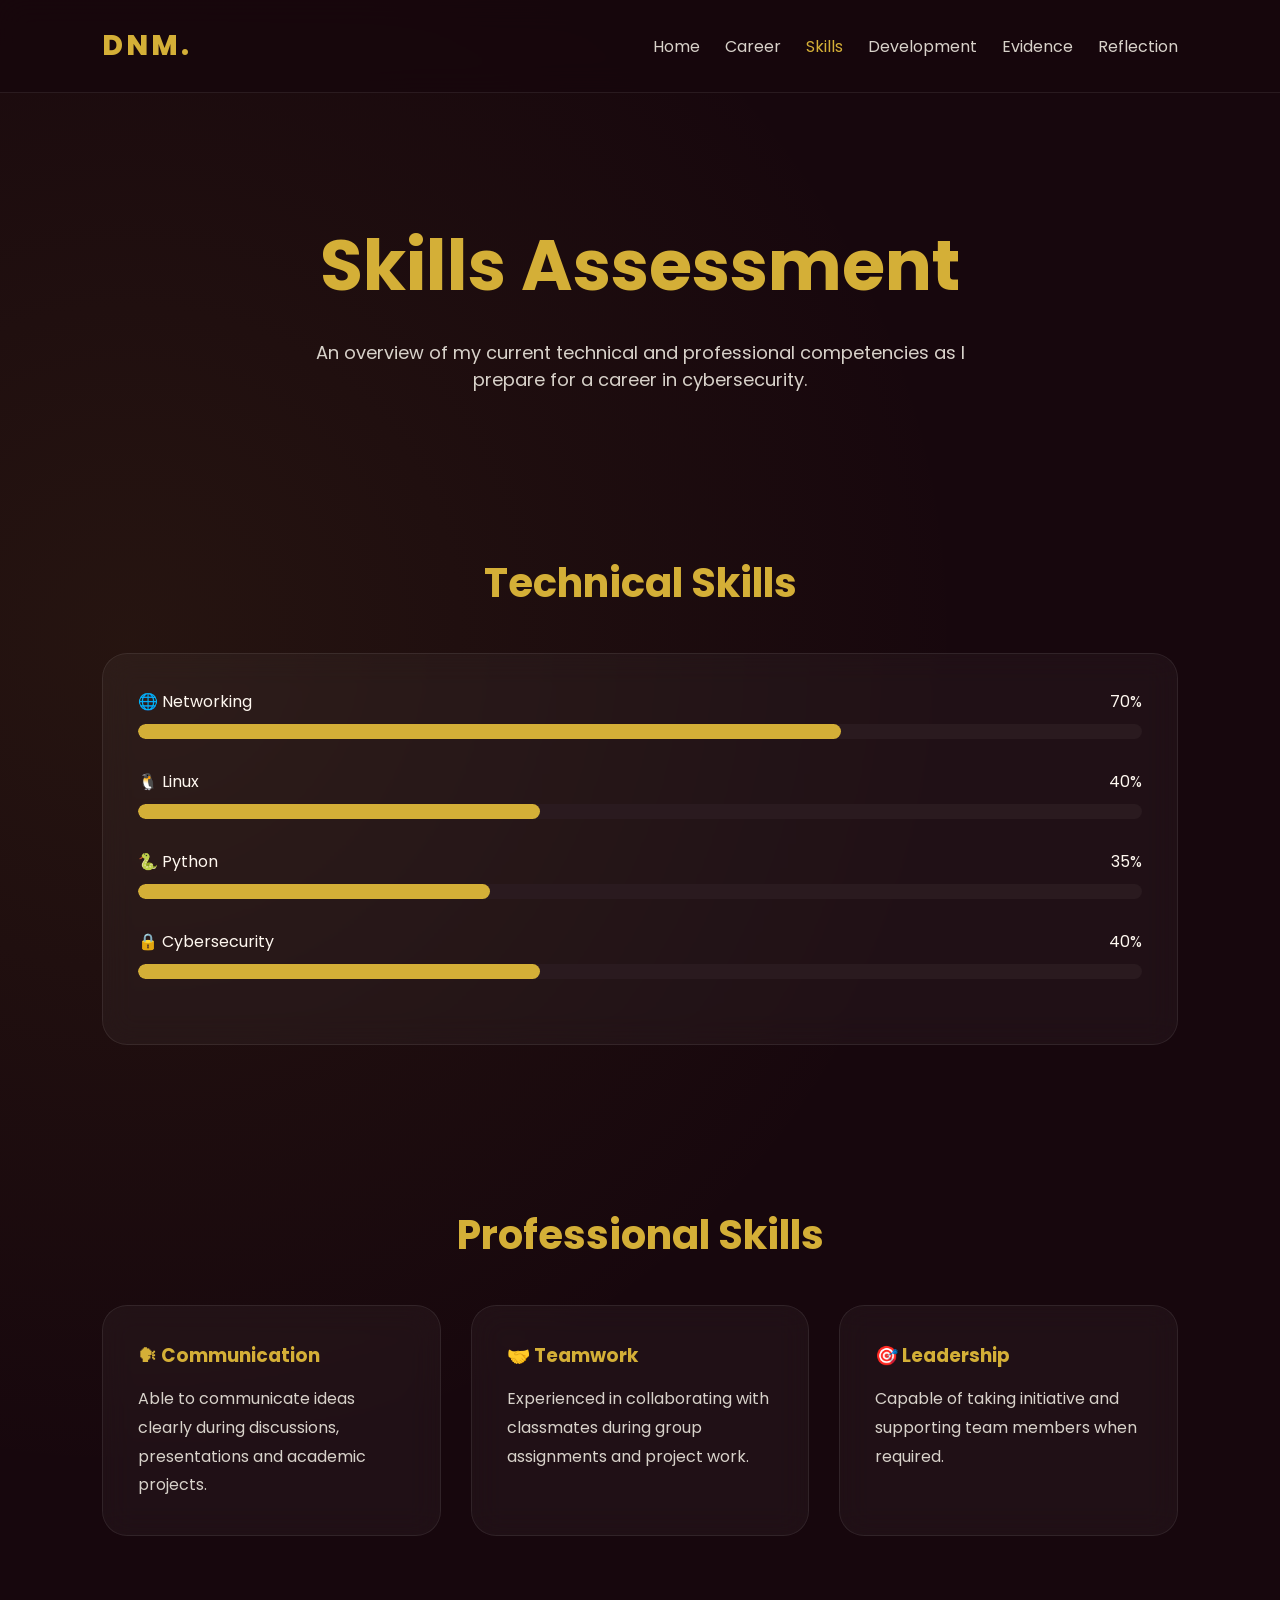
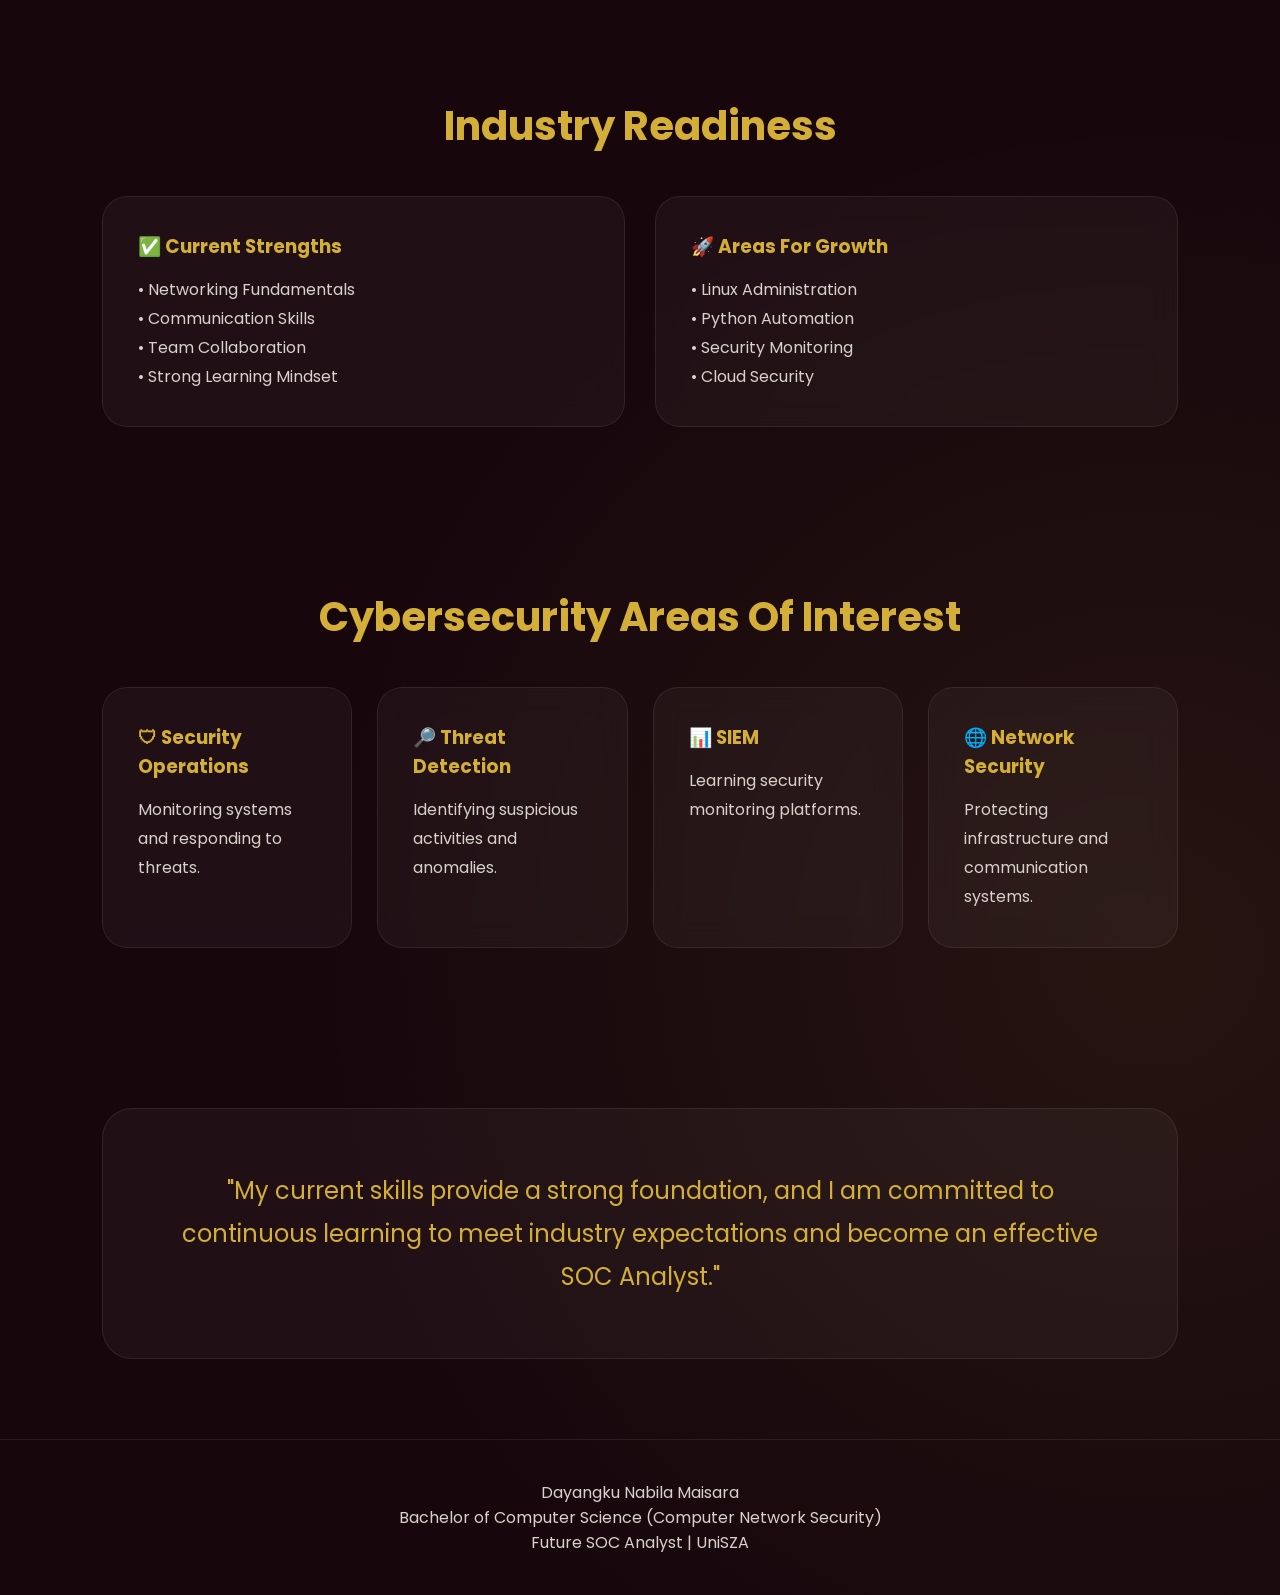
<file: skills.html>
<!DOCTYPE html>
<html lang="en">

<head>

<meta charset="UTF-8">
<meta name="viewport" content="width=device-width, initial-scale=1.0">

<title>Skills Assessment | DNM</title>

<link rel="stylesheet" href="style.css">

</head>

<body>

<nav>

<div class="logo">
DNM.
</div>

<ul>
<li><a href="index.html">Home</a></li>
<li><a href="career.html">Career</a></li>
<li><a href="skills.html" class="active">Skills</a></li>
<li><a href="development.html">Development</a></li>
<li><a href="evidence.html">Evidence</a></li>
<li><a href="reflection.html">Reflection</a></li>
</ul>

</nav>

<!-- HERO -->

<section class="page-hero">

<h1>Skills Assessment</h1>

<p>
An overview of my current technical and professional competencies as I prepare for a career in cybersecurity.
</p>

</section>

<!-- TECHNICAL SKILLS -->

<section class="section">

<h2 class="section-title">
Technical Skills
</h2>

<div class="glass-card">

<div class="skill-card">

<div class="skill-title">
<span>🌐 Networking</span>
<span>70%</span>
</div>

<div class="skill-bar">
<div class="skill-progress" style="width:70%"></div>
</div>

</div>

<div class="skill-card">

<div class="skill-title">
<span>🐧 Linux</span>
<span>40%</span>
</div>

<div class="skill-bar">
<div class="skill-progress" style="width:40%"></div>
</div>

</div>

<div class="skill-card">

<div class="skill-title">
<span>🐍 Python</span>
<span>35%</span>
</div>

<div class="skill-bar">
<div class="skill-progress" style="width:35%"></div>
</div>

</div>

<div class="skill-card">

<div class="skill-title">
<span>🔒 Cybersecurity</span>
<span>40%</span>
</div>

<div class="skill-bar">
<div class="skill-progress" style="width:40%"></div>
</div>

</div>

</div>

</section>

<!-- SOFT SKILLS -->

<section class="section">

<h2 class="section-title">
Professional Skills
</h2>

<div class="grid-3">

<div class="glass-card">

<h3>🗣 Communication</h3>

<p>
Able to communicate ideas clearly during discussions, presentations and academic projects.
</p>

</div>

<div class="glass-card">

<h3>🤝 Teamwork</h3>

<p>
Experienced in collaborating with classmates during group assignments and project work.
</p>

</div>

<div class="glass-card">

<h3>🎯 Leadership</h3>

<p>
Capable of taking initiative and supporting team members when required.
</p>

</div>

</div>

</section>

<!-- INDUSTRY GAP -->

<section class="section">

<h2 class="section-title">
Industry Readiness
</h2>

<div class="grid-2">

<div class="glass-card">

<h3>✅ Current Strengths</h3>

<p>
• Networking Fundamentals
</p>

<p>
• Communication Skills
</p>

<p>
• Team Collaboration
</p>

<p>
• Strong Learning Mindset
</p>

</div>

<div class="glass-card">

<h3>🚀 Areas For Growth</h3>

<p>
• Linux Administration
</p>

<p>
• Python Automation
</p>

<p>
• Security Monitoring
</p>

<p>
• Cloud Security
</p>

</div>

</div>

</section>

<!-- CYBERSECURITY FOCUS -->

<section class="section">

<h2 class="section-title">
Cybersecurity Areas Of Interest
</h2>

<div class="grid-4">

<div class="glass-card">

<h3>🛡 Security Operations</h3>

<p>
Monitoring systems and responding to threats.
</p>

</div>

<div class="glass-card">

<h3>🔎 Threat Detection</h3>

<p>
Identifying suspicious activities and anomalies.
</p>

</div>

<div class="glass-card">

<h3>📊 SIEM</h3>

<p>
Learning security monitoring platforms.
</p>

</div>

<div class="glass-card">

<h3>🌐 Network Security</h3>

<p>
Protecting infrastructure and communication systems.
</p>

</div>

</div>

</section>

<!-- FUTURE DEVELOPMENT -->

<section class="section">

<div class="quote-box">

<p>
"My current skills provide a strong foundation, and I am committed to continuous learning to meet industry expectations and become an effective SOC Analyst."
</p>

</div>

</section>

<footer>

<p>
Dayangku Nabila Maisara
</p>

<p>
Bachelor of Computer Science (Computer Network Security)
</p>

<p>
Future SOC Analyst | UniSZA
</p>

</footer>

</body>

</html>
</file>
<file: style.css>
@import url('https://fonts.googleapis.com/css2?family=Poppins:wght@300;400;500;600;700;800&display=swap');

/* =====================
   ROOT
===================== */

:root{

    --bg:#17070D;
    --secondary:#241018;

    --card:rgba(255,255,255,.04);

    --gold:#D4AF37;
    --gold-light:#F2D675;

    --text:#FFF8F0;
    --text-light:#D8D2CA;

    --border:rgba(255,255,255,.08);

}

/* =====================
   GLOBAL
===================== */

*{
    margin:0;
    padding:0;
    box-sizing:border-box;
    font-family:'Poppins',sans-serif;
}

html{
    scroll-behavior:smooth;
}

body{

    background:
    radial-gradient(circle at 10% 20%,
    rgba(212,175,55,.08),
    transparent 30%),

    radial-gradient(circle at 90% 80%,
    rgba(212,175,55,.08),
    transparent 30%),

    var(--bg);

    color:var(--text);

    overflow-x:hidden;
}

a{
    text-decoration:none;
}

ul{
    list-style:none;
}

/* =====================
   NAVIGATION
===================== */

nav{

    width:100%;
    padding:25px 8%;

    display:flex;
    justify-content:space-between;
    align-items:center;

    position:sticky;
    top:0;

    backdrop-filter:blur(15px);

    background:rgba(23,7,13,.8);

    border-bottom:1px solid var(--border);

    z-index:999;
}

.logo{

    font-size:28px;
    font-weight:800;

    color:var(--gold);

    letter-spacing:3px;
}

nav ul{
    display:flex;
    gap:25px;
}

nav ul li a{

    color:var(--text-light);

    transition:.3s;
}

nav ul li a:hover,
nav ul li a.active{

    color:var(--gold);
}

/* =====================
   HERO
===================== */

.hero{

    min-height:100vh;

    display:flex;
    justify-content:space-between;
    align-items:center;

    padding:0 8%;

    gap:80px;
}

.hero-content{

    flex:1;
}

.hero-tag{

    color:var(--gold);

    font-size:14px;

    letter-spacing:4px;

    font-weight:600;
}

.hero-content h1{

    font-size:95px;

    line-height:.95;

    margin:20px 0;

    font-weight:800;
}

.accent-line{

    width:120px;
    height:4px;

    background:var(--gold);

    margin:25px 0;
}

.hero-subtitle{

    color:var(--gold);

    font-size:18px;

    margin-bottom:20px;
}

.hero-content p{

    max-width:650px;

    color:var(--text-light);

    margin-bottom:30px;
}

.hero-buttons{

    display:flex;
    gap:15px;
}

/* =====================
   BUTTONS
===================== */

.btn{

    background:var(--gold);

    color:#000;

    padding:15px 30px;

    border-radius:50px;

    font-weight:600;

    transition:.3s;
}

.btn:hover{

    transform:translateY(-3px);

    background:var(--gold-light);
}

.btn-secondary{

    border:2px solid var(--gold);

    color:var(--gold);

    padding:13px 30px;

    border-radius:50px;

    transition:.3s;
}

.btn-secondary:hover{

    background:var(--gold);

    color:#000;
}

/* =====================
   IMAGE
===================== */

.hero-image{

    flex:1;

    display:flex;
    justify-content:center;
}

.hero-image img{

    width:450px;
    height:450px;

    object-fit:cover;

    border-radius:50%;

    border:4px solid var(--gold);

    box-shadow:
    0 0 40px rgba(212,175,55,.25),
    0 0 80px rgba(212,175,55,.15);
}

/* =====================
   PROFILE SECTION
===================== */

.profile-section{

    padding:120px 8%;

    display:grid;

    grid-template-columns:2fr 1fr;

    gap:60px;
}

.profile-left h2{

    font-size:50px;

    margin-bottom:25px;

    color:var(--gold);
}

.profile-left p{

    color:var(--text-light);

    margin-bottom:20px;
}

.profile-right{

    display:flex;
    flex-direction:column;
    gap:20px;
}

.info-item{

    background:var(--card);

    border:1px solid var(--border);

    backdrop-filter:blur(15px);

    padding:20px;

    border-radius:15px;
}

/* =====================
   STATS
===================== */

.stats-section{

    padding:60px 8%;

    display:grid;

    grid-template-columns:repeat(auto-fit,minmax(220px,1fr));

    gap:25px;
}

.stat-box{

    text-align:center;

    padding:40px;

    background:var(--card);

    border:1px solid var(--border);

    border-radius:20px;
}

.stat-box h2{

    font-size:60px;

    color:var(--gold);
}

/* =====================
   TIMELINE
===================== */

.timeline-section{

    padding:120px 8%;
}

.timeline-section h2{

    text-align:center;

    font-size:50px;

    color:var(--gold);

    margin-bottom:60px;
}

.timeline{

    display:grid;

    grid-template-columns:repeat(auto-fit,minmax(220px,1fr));

    gap:25px;
}

.timeline-item{

    text-align:center;

    padding:35px;

    background:var(--card);

    border:1px solid var(--border);

    border-radius:20px;
}

.timeline-item h3{

    color:var(--gold);

    font-size:30px;

    margin-bottom:10px;
}

/* =====================
   SKILLS
===================== */

.skills-section{

    padding:120px 8%;
}

.skills-section h2{

    text-align:center;

    color:var(--gold);

    font-size:50px;

    margin-bottom:60px;
}

.skill{

    margin-bottom:35px;
}

.skill span{

    display:block;

    margin-bottom:10px;

    font-weight:600;
}

.bar{

    width:100%;
    height:15px;

    background:#2A1A1F;

    border-radius:30px;

    overflow:hidden;
}

.fill{

    height:100%;

    background:var(--gold);

    border-radius:30px;
}

.fill70{width:70%;}
.fill40{width:40%;}
.fill35{width:35%;}

/* =====================
   ACHIEVEMENT
===================== */

.achievement{

    padding:120px 8%;
}

.achievement-content{

    background:var(--card);

    border:1px solid var(--border);

    backdrop-filter:blur(15px);

    padding:60px;

    border-radius:30px;

    text-align:center;
}

.achievement-content h2{

    color:var(--gold);

    margin-bottom:15px;
}

.achievement-content h3{

    font-size:35px;

    margin-bottom:20px;
}

.achievement-content p{

    max-width:700px;

    margin:auto;

    color:var(--text-light);

    margin-bottom:30px;
}

/* =====================
   FOOTER
===================== */

footer{

    padding:40px;

    text-align:center;

    border-top:1px solid var(--border);

    color:var(--text-light);
}

/* =====================
   RESPONSIVE
===================== */

@media(max-width:1000px){

    .hero{

        flex-direction:column-reverse;

        text-align:center;

        padding:120px 8%;
    }

    .hero-buttons{

        justify-content:center;
    }

    .hero-content h1{

        font-size:65px;
    }

    .hero-image img{

        width:320px;
        height:320px;
    }

    .profile-section{

        grid-template-columns:1fr;
    }
}

/* ===================================
   INNER PAGES
=================================== */

.page-hero{

    padding:120px 8% 80px;

    text-align:center;
}

.page-hero h1{

    font-size:70px;

    color:var(--gold);

    margin-bottom:20px;
}

.page-hero p{

    max-width:700px;

    margin:auto;

    color:var(--text-light);

    font-size:18px;
}

.section{

    padding:80px 8%;
}

.section-title{

    font-size:40px;

    color:var(--gold);

    margin-bottom:40px;

    text-align:center;
}

.glass-card{

    background:var(--card);

    border:1px solid var(--border);

    backdrop-filter:blur(15px);

    border-radius:25px;

    padding:35px;

    transition:.3s;
}

.glass-card:hover{

    transform:translateY(-8px);

    border-color:rgba(212,175,55,.3);
}

.grid-2{

    display:grid;

    grid-template-columns:repeat(auto-fit,minmax(450px,1fr));

    gap:30px;
}

.grid-3{

    display:grid;

    grid-template-columns:repeat(auto-fit,minmax(280px,1fr));

    gap:30px;
}

.grid-4{

    display:grid;

    grid-template-columns:repeat(auto-fit,minmax(220px,1fr));

    gap:25px;
}

.glass-card h3{

    color:var(--gold);

    margin-bottom:15px;
}

.glass-card p{

    color:var(--text-light);

    line-height:1.8;
}

/* CAREER TIMELINE */

.premium-timeline{

    display:flex;

    justify-content:center;

    flex-wrap:wrap;

    gap:25px;

    margin-top:50px;
}

.timeline-box{

    background:var(--card);

    border:1px solid var(--border);

    width:220px;

    padding:30px;

    border-radius:25px;

    text-align:center;
}

.timeline-box h2{

    color:var(--gold);

    margin-bottom:10px;
}

/* SKILLS DASHBOARD */

.skill-card{

    margin-bottom:30px;
}

.skill-title{

    display:flex;

    justify-content:space-between;

    margin-bottom:10px;
}

.skill-bar{

    height:15px;

    background:#2A1A1F;

    border-radius:30px;

    overflow:hidden;
}

.skill-progress{

    height:100%;

    background:var(--gold);

    border-radius:30px;
}

/* ACHIEVEMENT */

.feature-card{

    background:linear-gradient(
    135deg,
    rgba(212,175,55,.15),
    rgba(255,255,255,.03));

    border:1px solid rgba(212,175,55,.2);

    border-radius:30px;

    padding:50px;

    text-align:center;
}

.feature-card h2{

    color:var(--gold);

    margin-bottom:20px;
}

/* REFLECTION QUOTE */

.quote-box{

    text-align:center;

    padding:60px;

    border-radius:30px;

    background:var(--card);

    border:1px solid var(--border);
}

.quote-box p{

    font-size:24px;

    line-height:1.8;

    color:var(--gold);
}

/* IMAGE SHOWCASE */

.certificate-image{

    width:100%;

    border-radius:20px;

    margin-top:20px;

    border:2px solid rgba(212,175,55,.2);
}

/* CERTIFICATE GALLERY */

.certificate-image{

    width:100%;

    height:350px;

    object-fit:contain;

    background:#fff;

    padding:10px;

    border-radius:20px;

    border:2px solid rgba(212,175,55,.2);

    transition:.3s;

    margin-bottom:20px;
}

.certificate-image:hover{

    transform:scale(1.03);

    border-color:var(--gold);
}
.cert-gallery{
    display:grid;
    grid-template-columns:
    repeat(auto-fit,minmax(320px,1fr));
    gap:30px;
}

.cert-card{

    background:rgba(255,255,255,.04);

    border:1px solid rgba(212,175,55,.15);

    border-radius:25px;

    overflow:hidden;

    transition:.4s;
}

.cert-card:hover{

    transform:translateY(-10px);

    border-color:#D4AF37;
}

.cert-card h3{

    padding:20px 20px 5px;

    color:#D4AF37;
}

.cert-card p{

    padding:0 20px 20px;
}
</file>
